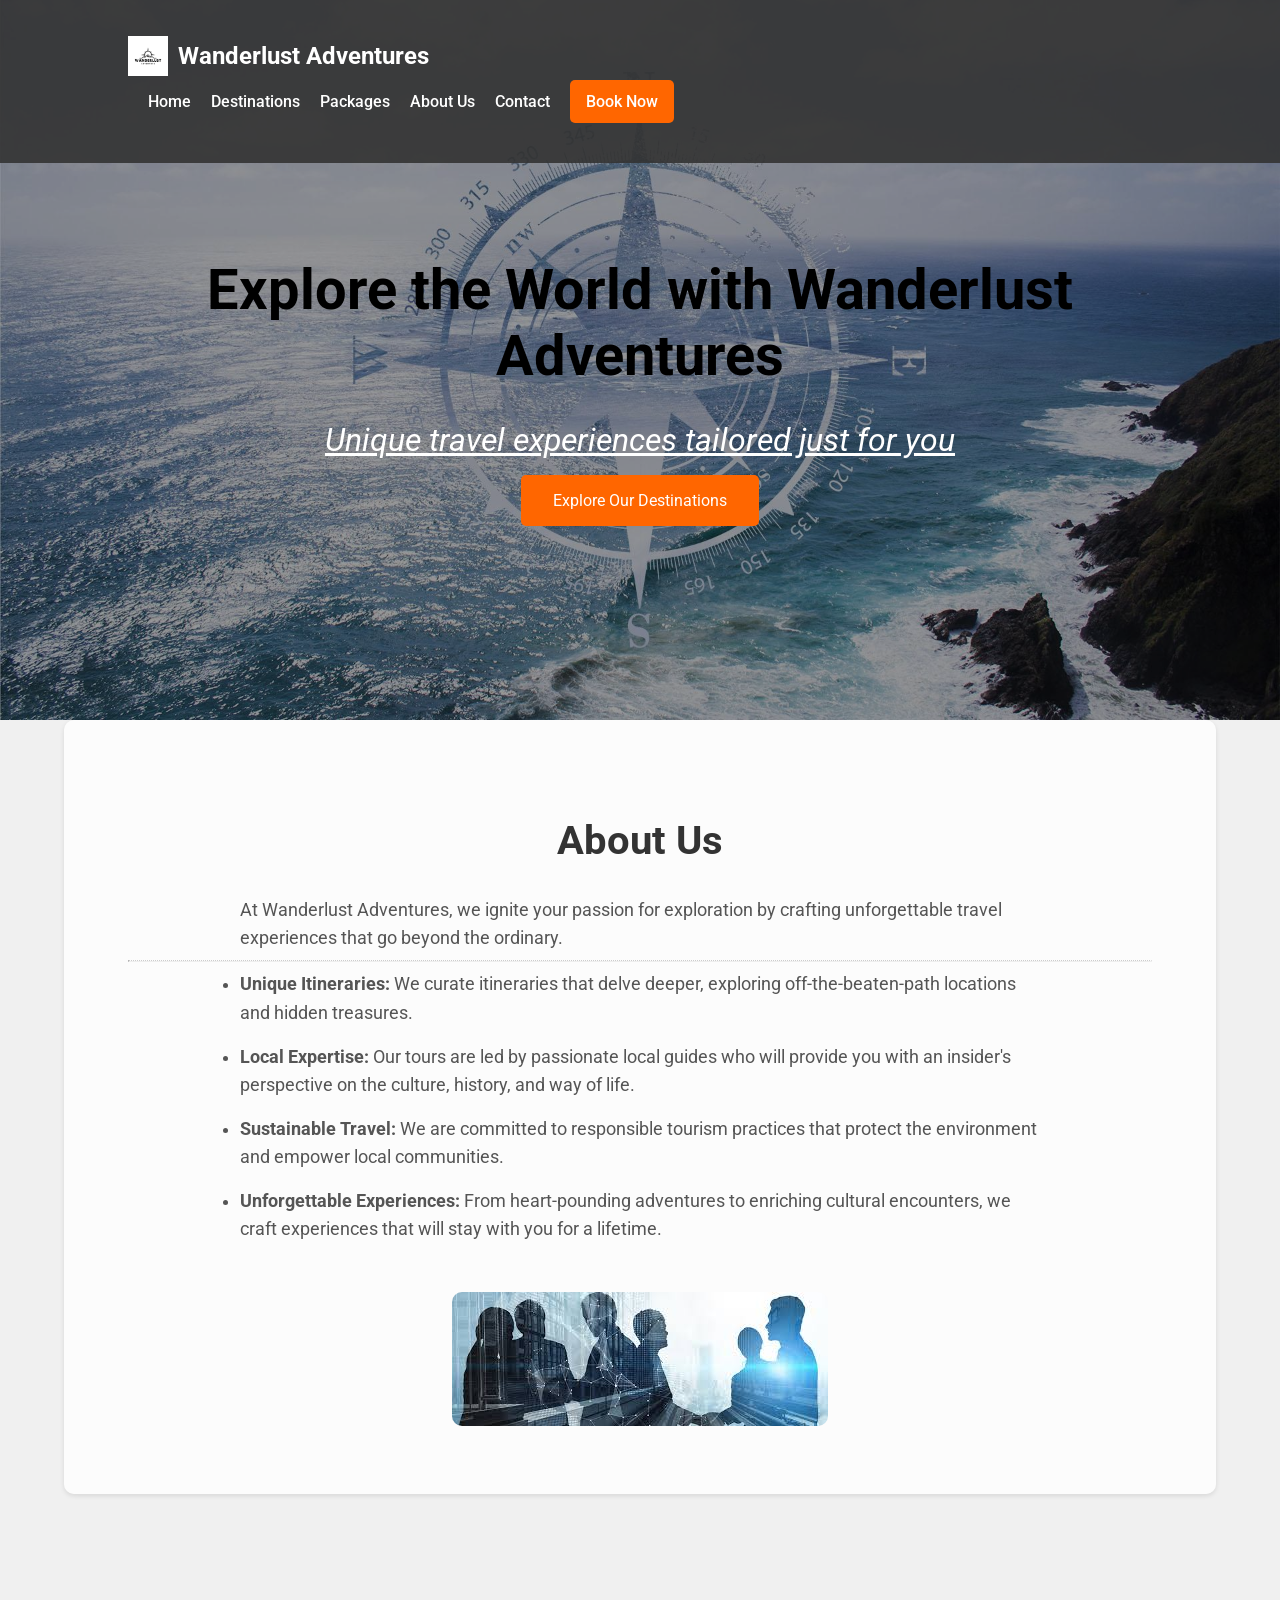
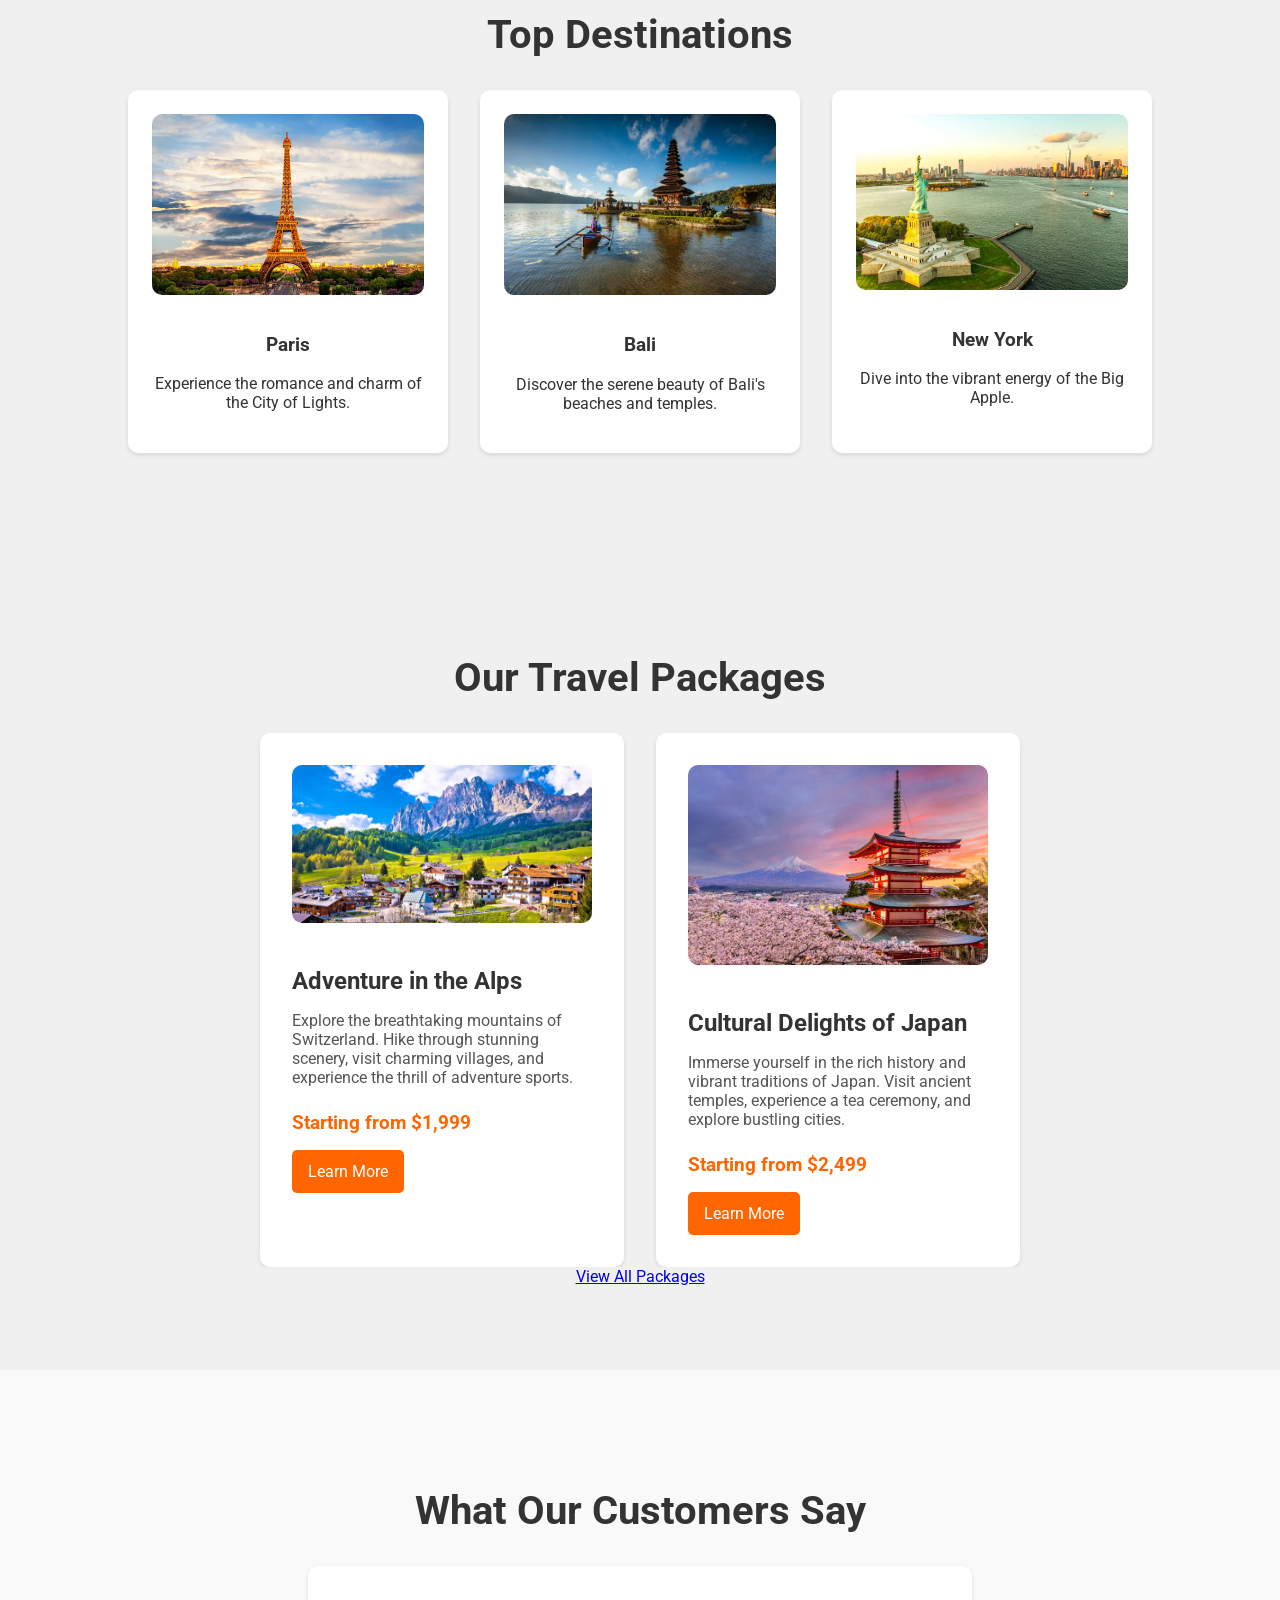
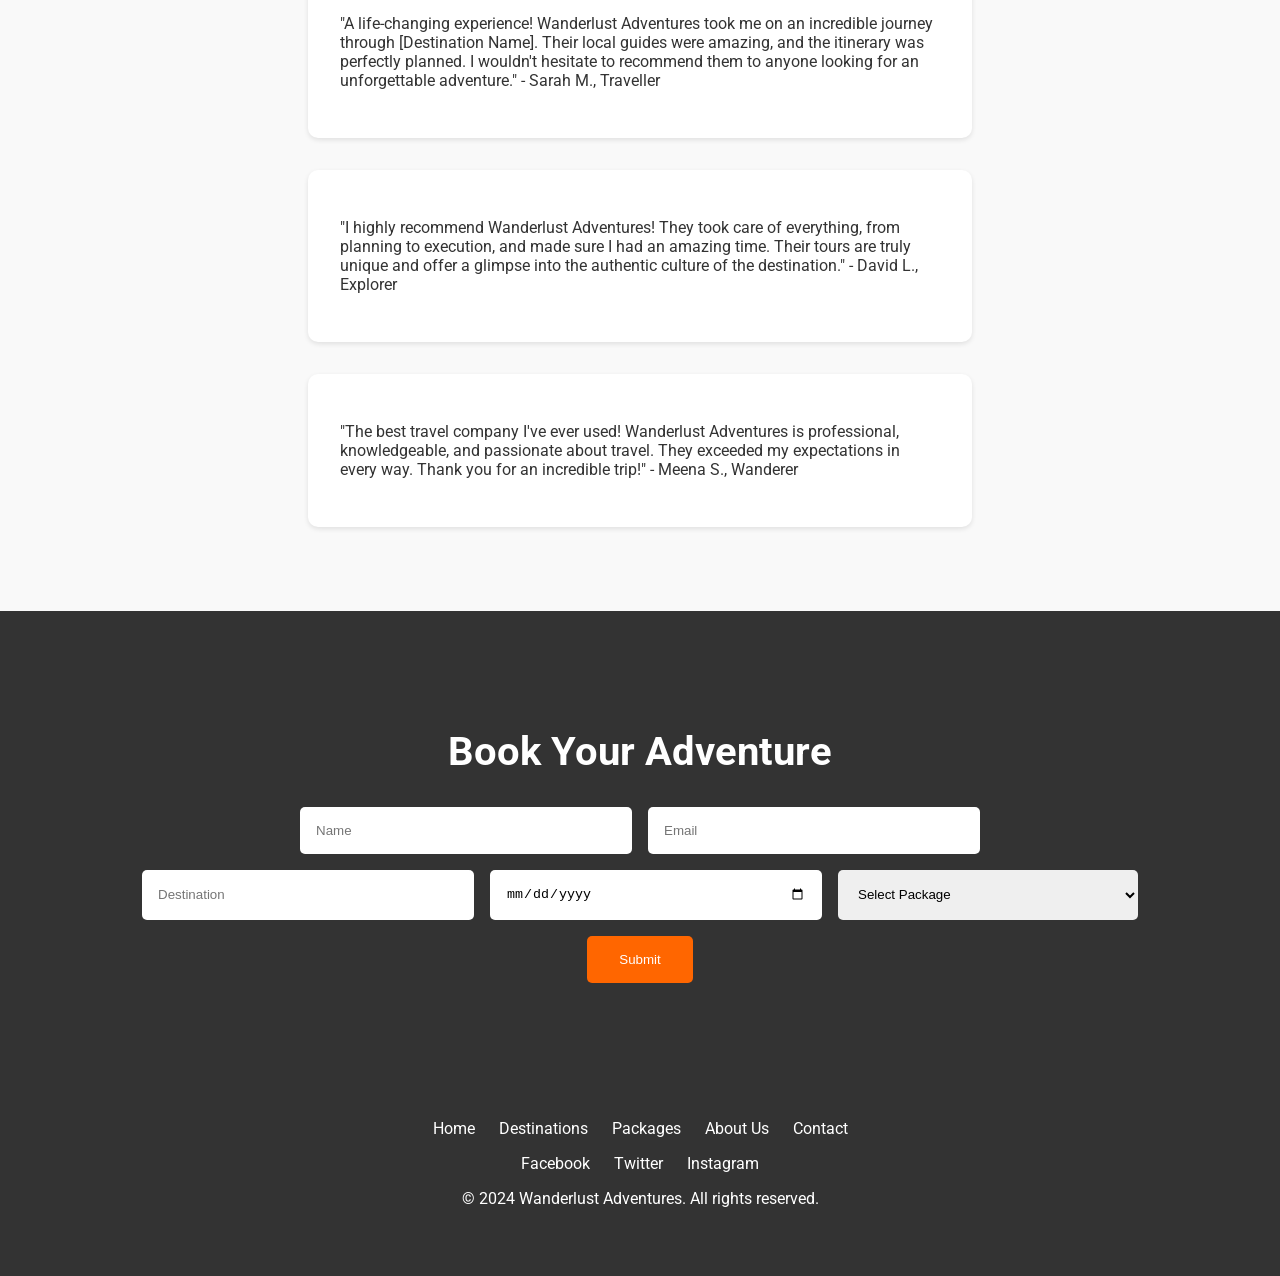
<file: Wanderlust_Adventures-Landing-Page-HTML-CSS-main/index.html>
<!DOCTYPE html>
<html lang="en">
<head>
    <meta charset="UTF-8">
    <meta name="viewport" content="width=device-width, initial-scale=1.0">
    <title>Wanderlust Adventures</title>
    <link rel="stylesheet" href="styles.css">
    <link href="https://fonts.googleapis.com/css2?family=Roboto:wght@400;500;700&display=swap" rel="stylesheet">
</head>
<body>
    <header>
        <div class="container">
            <div class="logo">
                <img src="Images/logo.jpg" alt="Wanderlust Adventures Logo">
                Wanderlust Adventures
            </div>
            <nav>
                <ul>
                    <li><a href="index.html">Home</a></li>
                    <li><a href="destinations.html">Destinations</a></li>
                    <li><a href="packages.html">Packages</a></li>
                    <li><a href="aboutus.html">About Us</a></li>
                    <li><a href="contact.html">Contact</a></li>
                    <li><a href="packages.html" class="cta">Book Now</a></li>
                </ul>
            </nav>
            </div>
    </header>

    <section class="hero">
        <div class="container">
            <h1><b>Explore the World with Wanderlust Adventures</b></h1>
            <p><u><i>Unique travel experiences tailored just for you</i></u></p>
            <a href="destinations.html" class="cta">Explore Our Destinations</a>
        </div>
    </section>

    <section class="aboutUS">
        <div class="container">
            <h2>About Us</h2>
            <p>At Wanderlust Adventures, we ignite your passion for exploration by crafting unforgettable travel experiences that go beyond the ordinary.</p>
            <hr style="border-top: 1px dotted #ccc;">
            <ul>
                <li><strong>Unique Itineraries:</strong> We curate itineraries that delve deeper, exploring off-the-beaten-path locations and hidden treasures.</li>
                <li><strong>Local Expertise:</strong> Our tours are led by passionate local guides who will provide you with an insider's perspective on the culture, history, and way of life.</li>
                <li><strong>Sustainable Travel:</strong> We are committed to responsible tourism practices that protect the environment and empower local communities.</li>
                <li><strong>Unforgettable Experiences:</strong> From heart-pounding adventures to enriching cultural encounters, we craft experiences that will stay with you for a lifetime.</li>
            </ul>
            <img src="Images/aboutUS.jpeg" alt="About Us Image">
        </div>
    </section>

    <section class="featured-destinations">
        <div class="container">
            <h2>Top Destinations</h2>
            <div class="destinations-grid">
                <div class="destination">
                    <a href="#"><img src="Images/paris.jpg" alt="Paris"></a>
                    <h3>Paris</h3>
                    <p>Experience the romance and charm of the City of Lights.</p>
                </div>
                <div class="destination">
                    <a href="#"><img src="Images/bali.jpg" alt="Bali"></a>
                    <h3>Bali</h3>
                    <p>Discover the serene beauty of Bali's beaches and temples.</p>
                </div>
                <div class="destination">
                    <a href="#"><img src="Images/nyc.webp" alt="New York"></a>
                    <h3>New York</h3>
                    <p>Dive into the vibrant energy of the Big Apple.</p>
                </div>
            </div>
        </div>
    </section>

    <section class="packages">
        <div class="container">
            <h2>Our Travel Packages</h2>
            <div class="packages-carousel">
                <div class="package-item">
                    <a href="#"><img src="Images/alps.avif" alt="Adventure in the Alps"></a>
                    <h3>Adventure in the Alps</h3>
                    <p>Explore the breathtaking mountains of Switzerland. Hike through stunning scenery, visit charming villages, and experience the thrill of adventure sports.</p>
                    <span class="price">Starting from $1,999</span>
                    <a href="#" class="btn">Learn More</a>
                </div>
                <div class="package-item">
                    <a href="#"><img src="Images/japan.jpg" alt="Cultural Delights of Japan"></a>
                    <h3>Cultural Delights of Japan</h3>
                    <p>Immerse yourself in the rich history and vibrant traditions of Japan. Visit ancient temples, experience a tea ceremony, and explore bustling cities.</p>
                    <span class="price">Starting from $2,499</span>
                    <a href="#" class="btn">Learn More</a>
                </div>
            </div>
            <a href="#" class="cta">View All Packages</a>
        </div>
    </section>

    <section class="testimonials">
        <div class="container">
            <h2>What Our Customers Say</h2>
            <div class="testimonials-carousel">
                <div class="testimonial">
                    <p>"A life-changing experience! Wanderlust Adventures took me on an incredible journey through [Destination Name]. Their local guides were amazing, and the itinerary was perfectly planned. I wouldn't hesitate to recommend them to anyone looking for an unforgettable adventure." - Sarah M., Traveller</p>
                </div>
                <div class="testimonial">
                    <p>"I highly recommend Wanderlust Adventures! They took care of everything, from planning to execution, and made sure I had an amazing time. Their tours are truly unique and offer a glimpse into the authentic culture of the destination." - David L., Explorer</p>
                </div>
                <div class="testimonial">
                    <p>"The best travel company I've ever used! Wanderlust Adventures is professional, knowledgeable, and passionate about travel. They exceeded my expectations in every way. Thank you for an incredible trip!" - Meena S., Wanderer</p>
                </div>
            </div>
        </div>
    </section>

    <section class="booking">
        <div class="container">
            <h2>Book Your Adventure</h2>
            <form>
                <input type="text" placeholder="Name" required>
                <input type="email" placeholder="Email" required>
                <input type="text" placeholder="Destination" required>
                <input type="date" placeholder="Travel Dates" required>
                <select required>
                    <option value="">Select Package</option>
                    <option value="adventure">Adventure Package</option>
                    <option value="relaxation">Relaxation Package</option>
                    <option value="cultural">Cultural Package</option>
                </select>
                <button type="submit" class="cta">Submit</button>
            </form>
        </div>
    </section>

    <footer>
        <div class="container">
            <div class="footer-links">
                <a href="#">Home</a>
                <a href="#">Destinations</a>
                <a href="#">Packages</a>
                <a href="#">About Us</a>
                <a href="#">Contact</a>
            </div>
            <div class="social-media">
                <a href="#">Facebook</a>
                <a href="#">Twitter</a>
                <a href="#">Instagram</a>
            </div>
            <p>© 2024 Wanderlust Adventures. All rights reserved.</p>
        </div>
    </footer>

    <!-- <script src="scripts.js"></script> -->
</body>
</html>
</file>
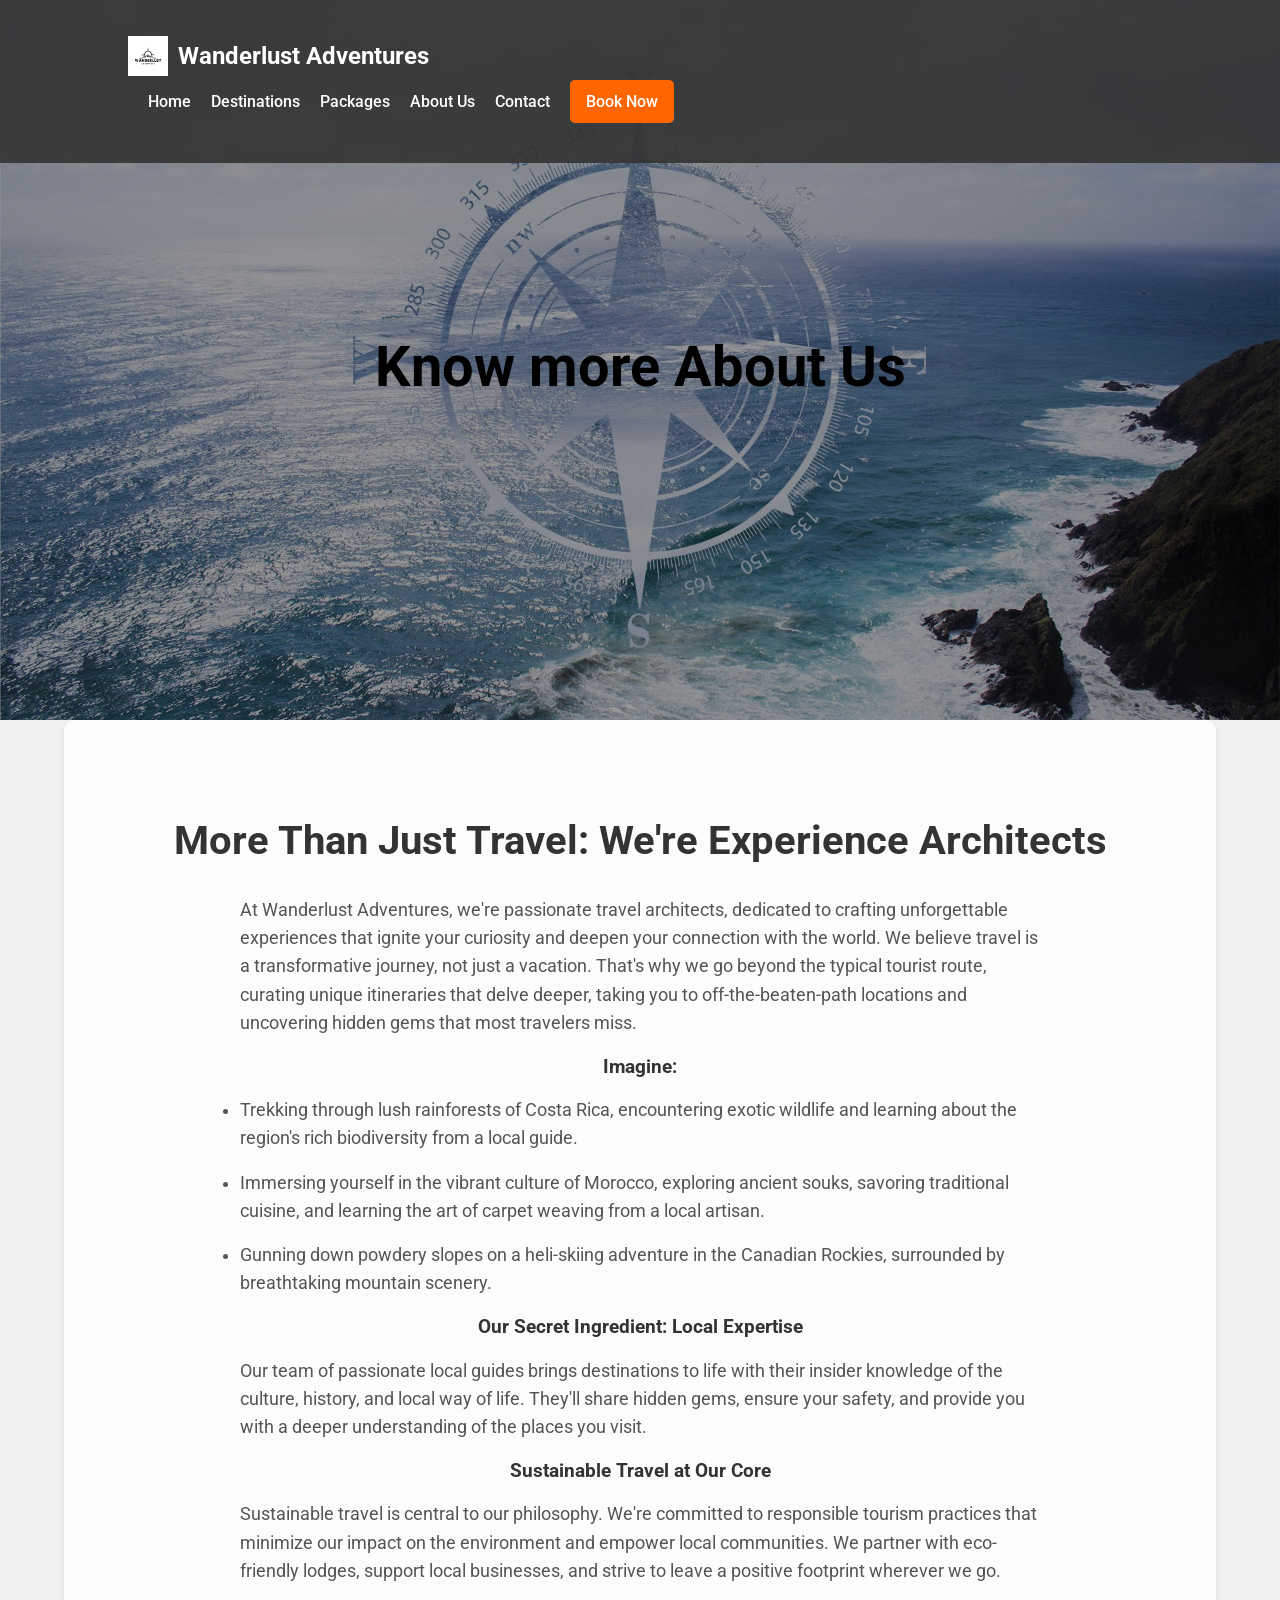
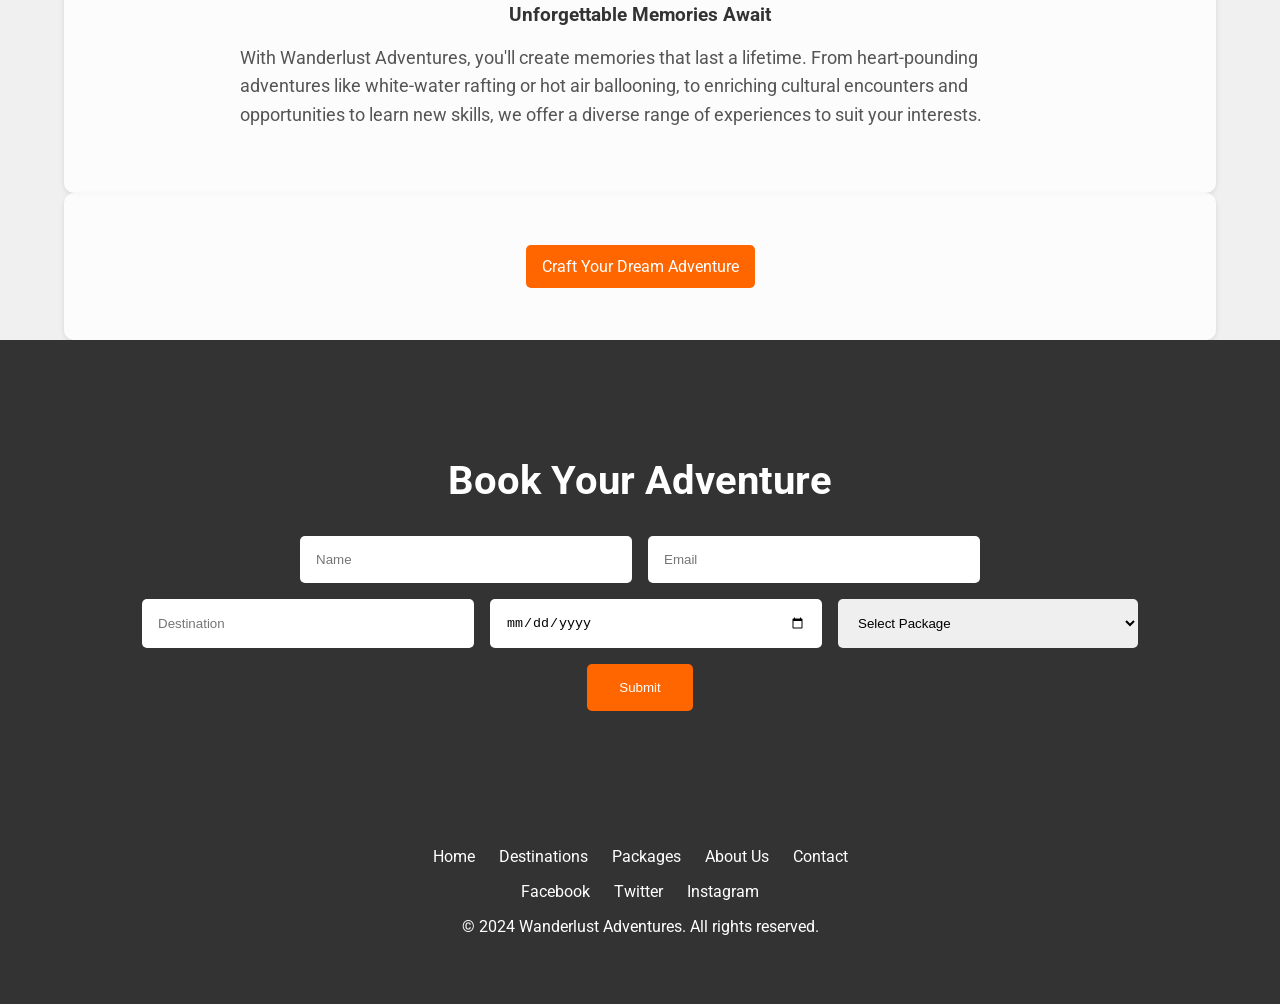
<file: Wanderlust_Adventures-Landing-Page-HTML-CSS-main/aboutus.html>
<!DOCTYPE html>
<html lang="en">
<head>
  <meta charset="UTF-8">
  <meta name="viewport" content="width=device-width, initial-scale=1.0">
  <meta name="viewport" content="width=device-width, initial-scale=1.0">

  <title>About Us - Wanderlust Adventures</title>
  <link rel="stylesheet" href="styles.css">
</head>
<body>
  <header>
    <div class="container">
      <div class="logo">
        <img src="Images/logo.jpg" alt="Wanderlust Adventures Logo">
        Wanderlust Adventures
      </div>
      <nav>
        <ul>
          <li><a href="index.html">Home</a></li>
          <li><a href="destinations.html">Destinations</a></li>
          <li><a href="packages.html">Packages</a></li>
          <li><a href="aboutus.html">About Us</a></li>
          <li><a href="contact.html">Contact</a></li>
          <li><a href="packages.html" class="cta">Book Now</a></li>
        </ul>
      </nav>
    </div>
  </header>

  <section class="hero">
    <div class="container">
        <h1>Know more About Us</h1>
        <p></p>
    </div>
</section>

  <section class="aboutUS">
    <div class="container">
      <h2>More Than Just Travel: We're Experience Architects</h2>
      <p>At Wanderlust Adventures, we're passionate travel architects, dedicated to crafting unforgettable experiences that ignite your curiosity and deepen your connection with the world. We believe travel is a transformative journey, not just a vacation. That's why we go beyond the typical tourist route, curating unique itineraries that delve deeper, taking you to off-the-beaten-path locations and uncovering hidden gems that most travelers miss.</p>

      <h3>Imagine:</h3>
      <ul class="experiences">
        <li>Trekking through lush rainforests of Costa Rica, encountering exotic wildlife and learning about the region's rich biodiversity from a local guide.</li>
        <li>Immersing yourself in the vibrant culture of Morocco, exploring ancient souks, savoring traditional cuisine, and learning the art of carpet weaving from a local artisan.</li>
        <li>Gunning down powdery slopes on a heli-skiing adventure in the Canadian Rockies, surrounded by breathtaking mountain scenery.</li>
      </ul>

      <h3>Our Secret Ingredient: Local Expertise</h3>
      <p>Our team of passionate local guides brings destinations to life with their insider knowledge of the culture, history, and local way of life. They'll share hidden gems, ensure your safety, and provide you with a deeper understanding of the places you visit.</p>

      <h3>Sustainable Travel at Our Core</h3>
      <p>Sustainable travel is central to our philosophy. We're committed to responsible tourism practices that minimize our impact on the environment and empower local communities. We partner with eco-friendly lodges, support local businesses, and strive to leave a positive footprint wherever we go.</p>

      <h3>Unforgettable Memories Await</h3>
      <p>With Wanderlust Adventures, you'll create memories that last a lifetime. From heart-pounding adventures like white-water rafting or hot air ballooning, to enriching cultural encounters and opportunities to learn new skills, we offer a diverse range of experiences to suit your interests.</p>
      </div>
      <div class="container">
      <a href="contact.html" class="cta">Craft Your Dream Adventure</a>
    </div>
  </section>
  <section class="booking">
    <div class="container">
        <h2>Book Your Adventure</h2>
        <form>
            <input type="text" placeholder="Name" required>
            <input type="email" placeholder="Email" required>
            <input type="text" placeholder="Destination" required>
            <input type="date" placeholder="Travel Dates" required>
            <select required>
                <option value="">Select Package</option>
                <option value="adventure">Adventure Package</option>
                <option value="relaxation">Relaxation Package</option>
                <option value="cultural">Cultural Package</option>
            </select>
            <button type="submit" class="cta">Submit</button>
        </form>
    </div>
</section>
  <footer>
    <div class="container">
        <div class="footer-links">
            <a href="index.html">Home</a>
            <a href="destinations.html">Destinations</a>
            <a href="packages.html">Packages</a>
            <a href="aboutus.html">About Us</a>
            <a href="contact.html">Contact</a>
        </div>
        <div class="social-media">
            <a href="#">Facebook</a>
            <a href="#">Twitter</a>
            <a href="#">Instagram</a>
        </div>
        <p>© 2024 Wanderlust Adventures. All rights reserved.</p>
    </div>
</footer>
</body>
</html>
</file>
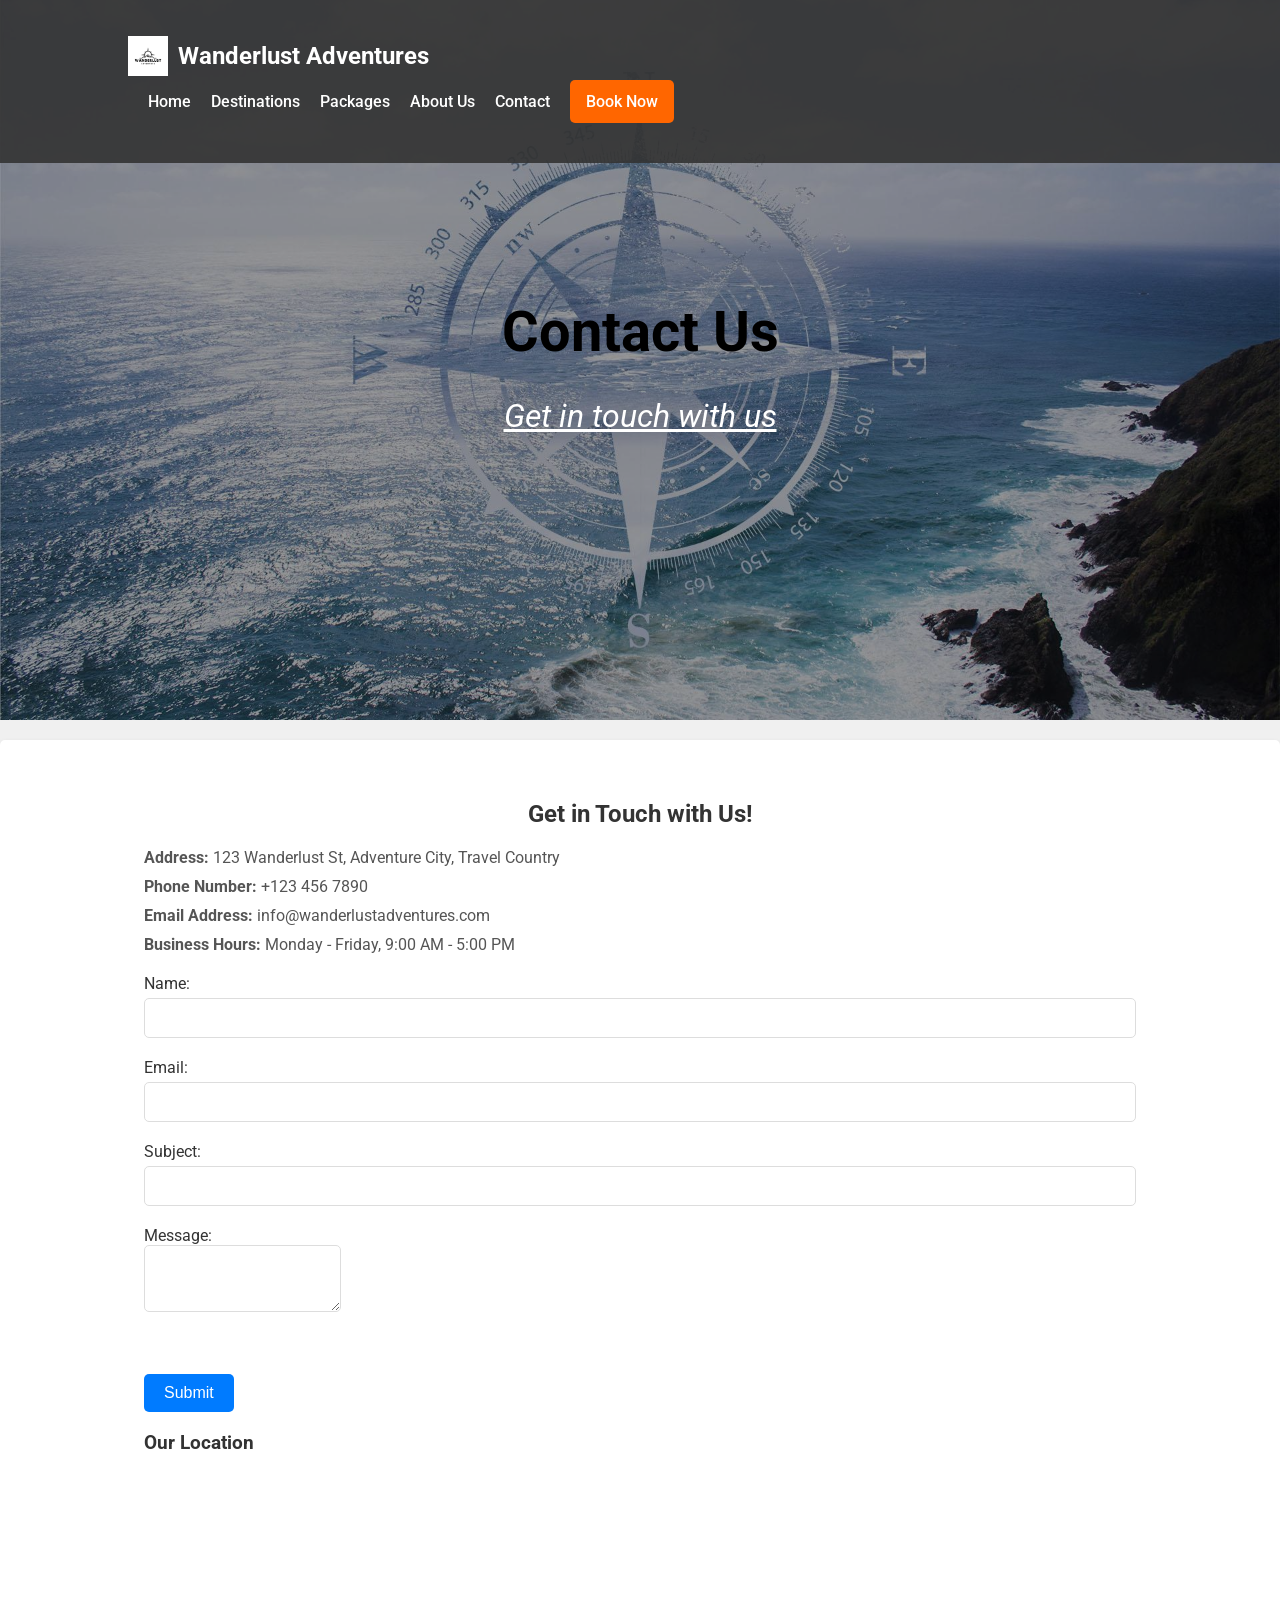
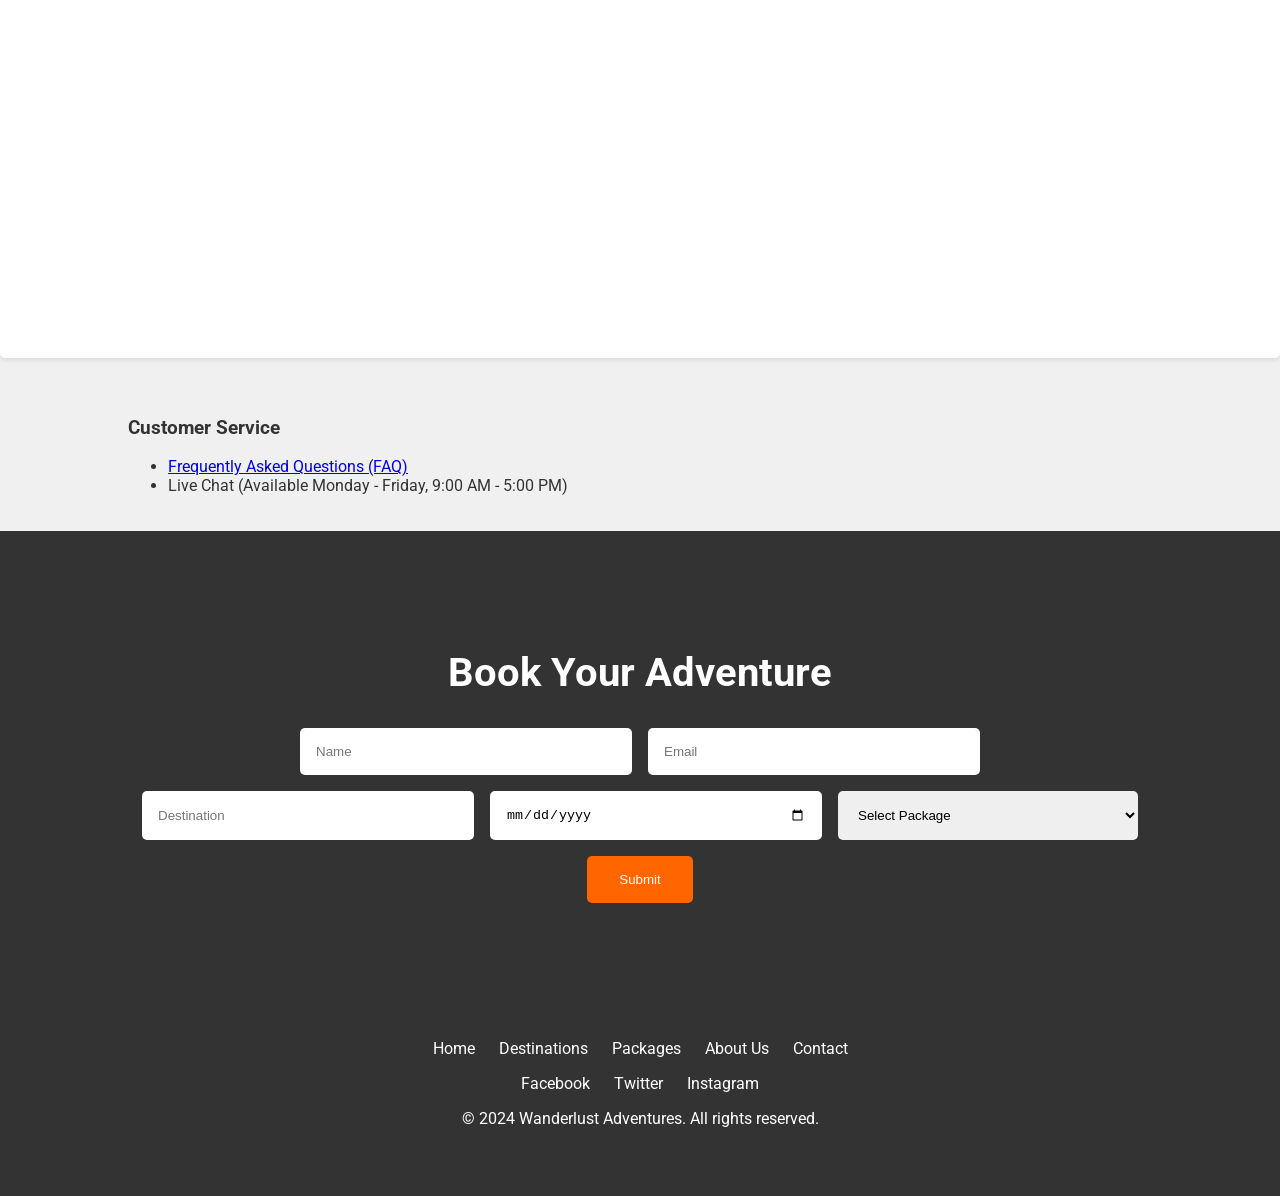
<file: Wanderlust_Adventures-Landing-Page-HTML-CSS-main/contact.html>
<!DOCTYPE html>
<html lang="en">
<head>
    <meta charset="UTF-8">
    <meta name="viewport" content="width=device-width, initial-scale=1.0">
    <title>Destinations - Wanderlust Adventures</title>
    <link rel="stylesheet" href="styles.css">
</head>
<body>
    <header>
        <div class="container">
            <div class="logo">
                <img src="Images/logo.jpg" alt="Wanderlust Adventures Logo">
                Wanderlust Adventures
            </div>
            <nav>
                <ul>
                  <li><a href="index.html">Home</a></li>
                  <li><a href="destinations.html">Destinations</a></li>
                  <li><a href="packages.html">Packages</a></li>
                  <li><a href="aboutus.html">About Us</a></li>
                  <li><a href="contact.html">Contact</a></li>
                  <li><a href="packages.html" class="cta">Book Now</a></li>
                </ul>
              </nav>
            </div>
    </header>
    <section class="hero">
        <div class="container">
            <h1><b>Contact Us</b></h1>
            <p><u><i>Get in touch with us</i></u></p>
        </div>
    </section>

    <main>
        <section class="contact">
            <div class="container">
                <h2>Get in Touch with Us!</h2>
                <div class="contact-info">
                    <p><strong>Address:</strong> 123 Wanderlust St, Adventure City, Travel Country</p>
                    <p><strong>Phone Number:</strong> +123 456 7890</p>
                    <p><strong>Email Address:</strong> info@wanderlustadventures.com</p>
                    <p><strong>Business Hours:</strong> Monday - Friday, 9:00 AM - 5:00 PM</p>
                </div>
                <div class="contact-form">
                    <form action="submit_form.php" method="post">
                        <label for="name">Name:</label>
                        <input type="text" id="name" name="name" required>
                        
                        <label for="email">Email:</label>
                        <input type="email" id="email" name="email" required>
                     
                        <label for="subject">Subject:</label>
                        <input type="text" id="subject" name="subject" required>
                    
                    <div>    
                        <label for="message">Message:<br></label>
                        <textarea id="message" name="message" rows="3" required></textarea>
                    </div>
                    <br/><br/>
                    <div>    
                        <button type="submit">Submit</button>
                    </div>
                    </form>
                </div>
                <div class="map">
                    <h3>Our Location</h3>
                    <iframe src="https://www.google.com/maps/embed?pb=!1m18!1m12!1m3!1d3151.8354345092744!2d144.95373631568095!3d-37.81627974201737!2m3!1f0!2f0!3f0!3m2!1i1024!2i768!4f13.1!3m3!1m2!1s0x6ad642af0f11fd81%3A0xf5772f9f0e5d7ec6!2s123%20Wanderlust%20St%2C%20Adventure%20City%2C%20Travel%20Country!5e0!3m2!1sen!2sus!4v1609484444231!5m2!1sen!2sus" width="600" height="450" frameborder="0" style="border:0;" allowfullscreen="" aria-hidden="false" tabindex="0"></iframe>
                </div>
            </div>
        </section>
        <section class="customer-service">
            <div class="container">
                <h3>Customer Service</h3>
                <ul>
                    <li><a href="faq.html">Frequently Asked Questions (FAQ)</a></li>
                    <li><a>Live Chat</a> (Available Monday - Friday, 9:00 AM - 5:00 PM)</li>
                </ul>
            </div>
        </section>
    </main>
    <section class="booking">
        <div class="container">
            <h2>Book Your Adventure</h2>
            <form>
                <input type="text" placeholder="Name" required>
                <input type="email" placeholder="Email" required>
                <input type="text" placeholder="Destination" required>
                <input type="date" placeholder="Travel Dates" required>
                <select required>
                    <option value="">Select Package</option>
                    <option value="adventure">Adventure Package</option>
                    <option value="relaxation">Relaxation Package</option>
                    <option value="cultural">Cultural Package</option>
                </select>
                <button type="submit" class="cta">Submit</button>
            </form>
        </div>
    </section>
    <footer>
        <div class="container">
            <div class="footer-links">
                <a href="index.html">Home</a>
                <a href="destinations.html">Destinations</a>
                <a href="packages.html">Packages</a>
                <a href="aboutus.html">About Us</a>
                <a href="contact.html">Contact</a>
            </div>
            <div class="social-media">
                <a href="#">Facebook</a>
                <a href="#">Twitter</a>
                <a href="#">Instagram</a>
            </div>
            <p>© 2024 Wanderlust Adventures. All rights reserved.</p>
        </div>
    </footer>
</body>
</html>
</file>
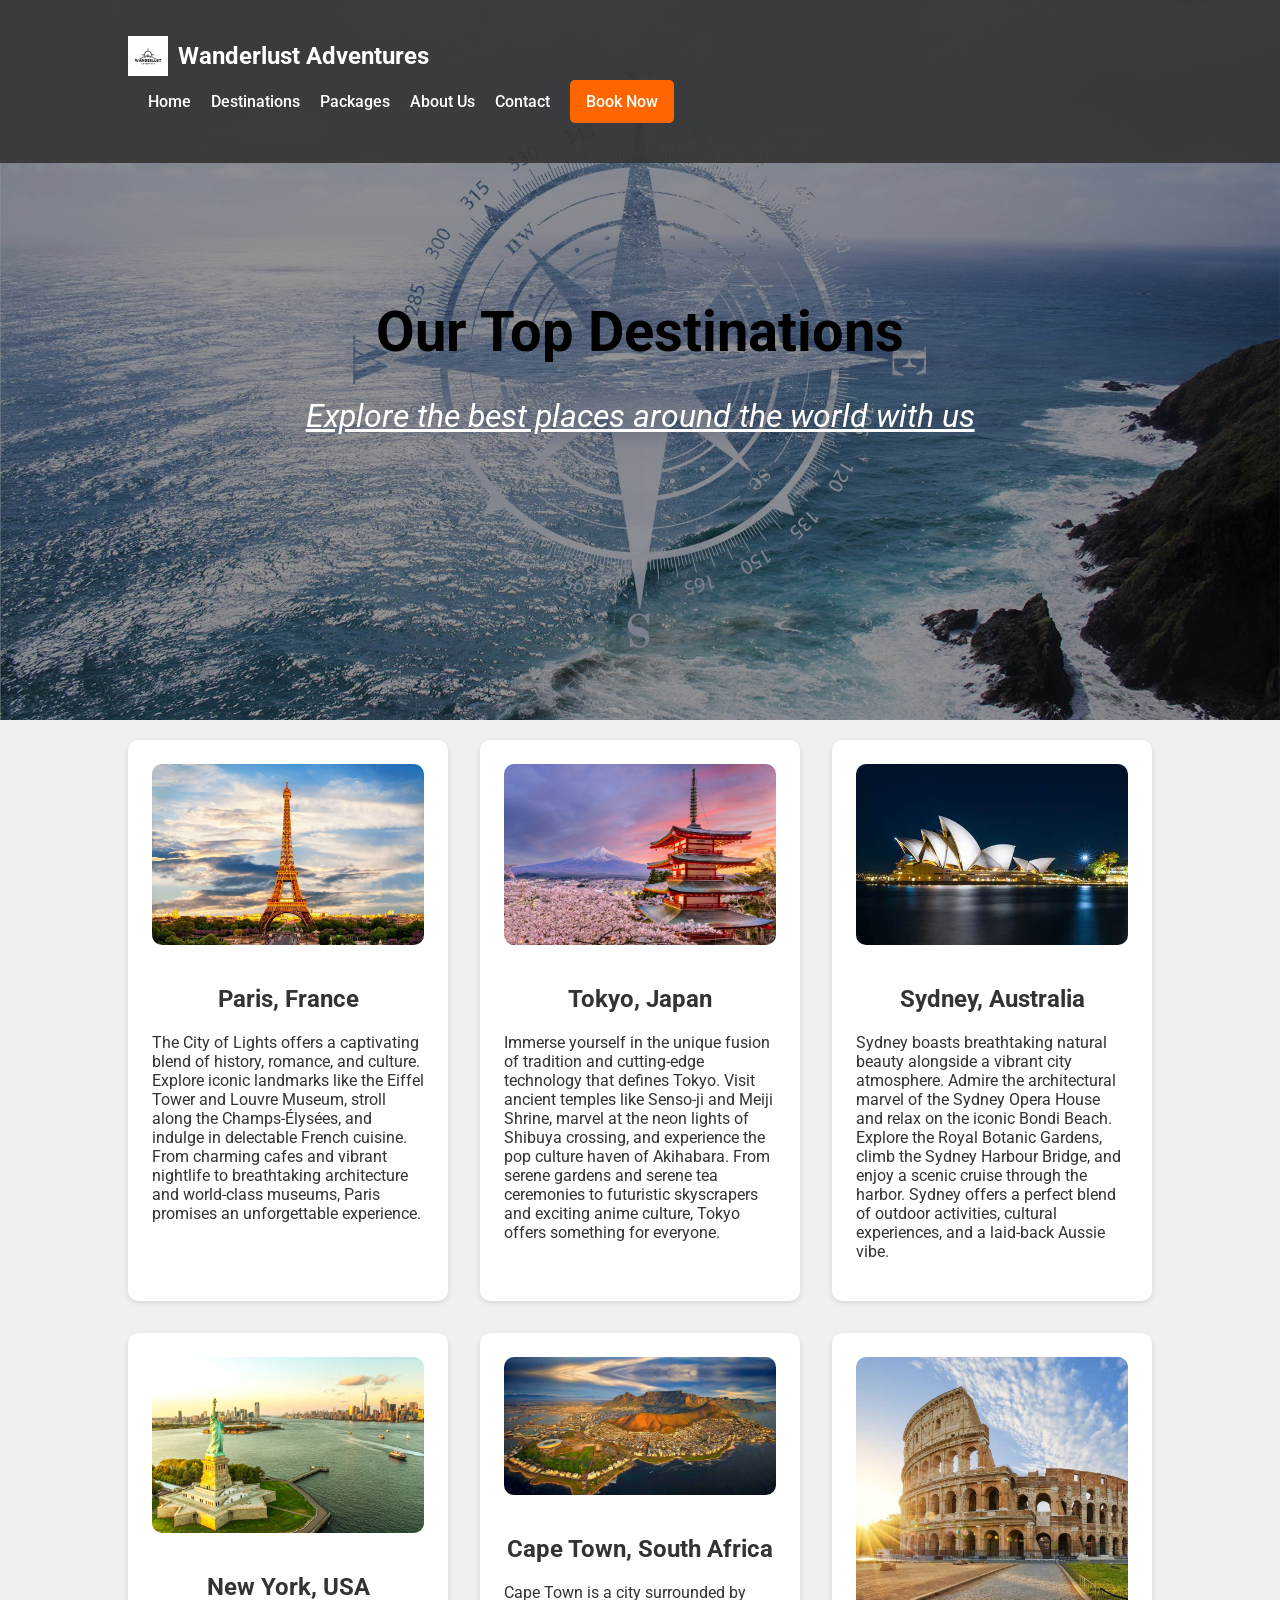
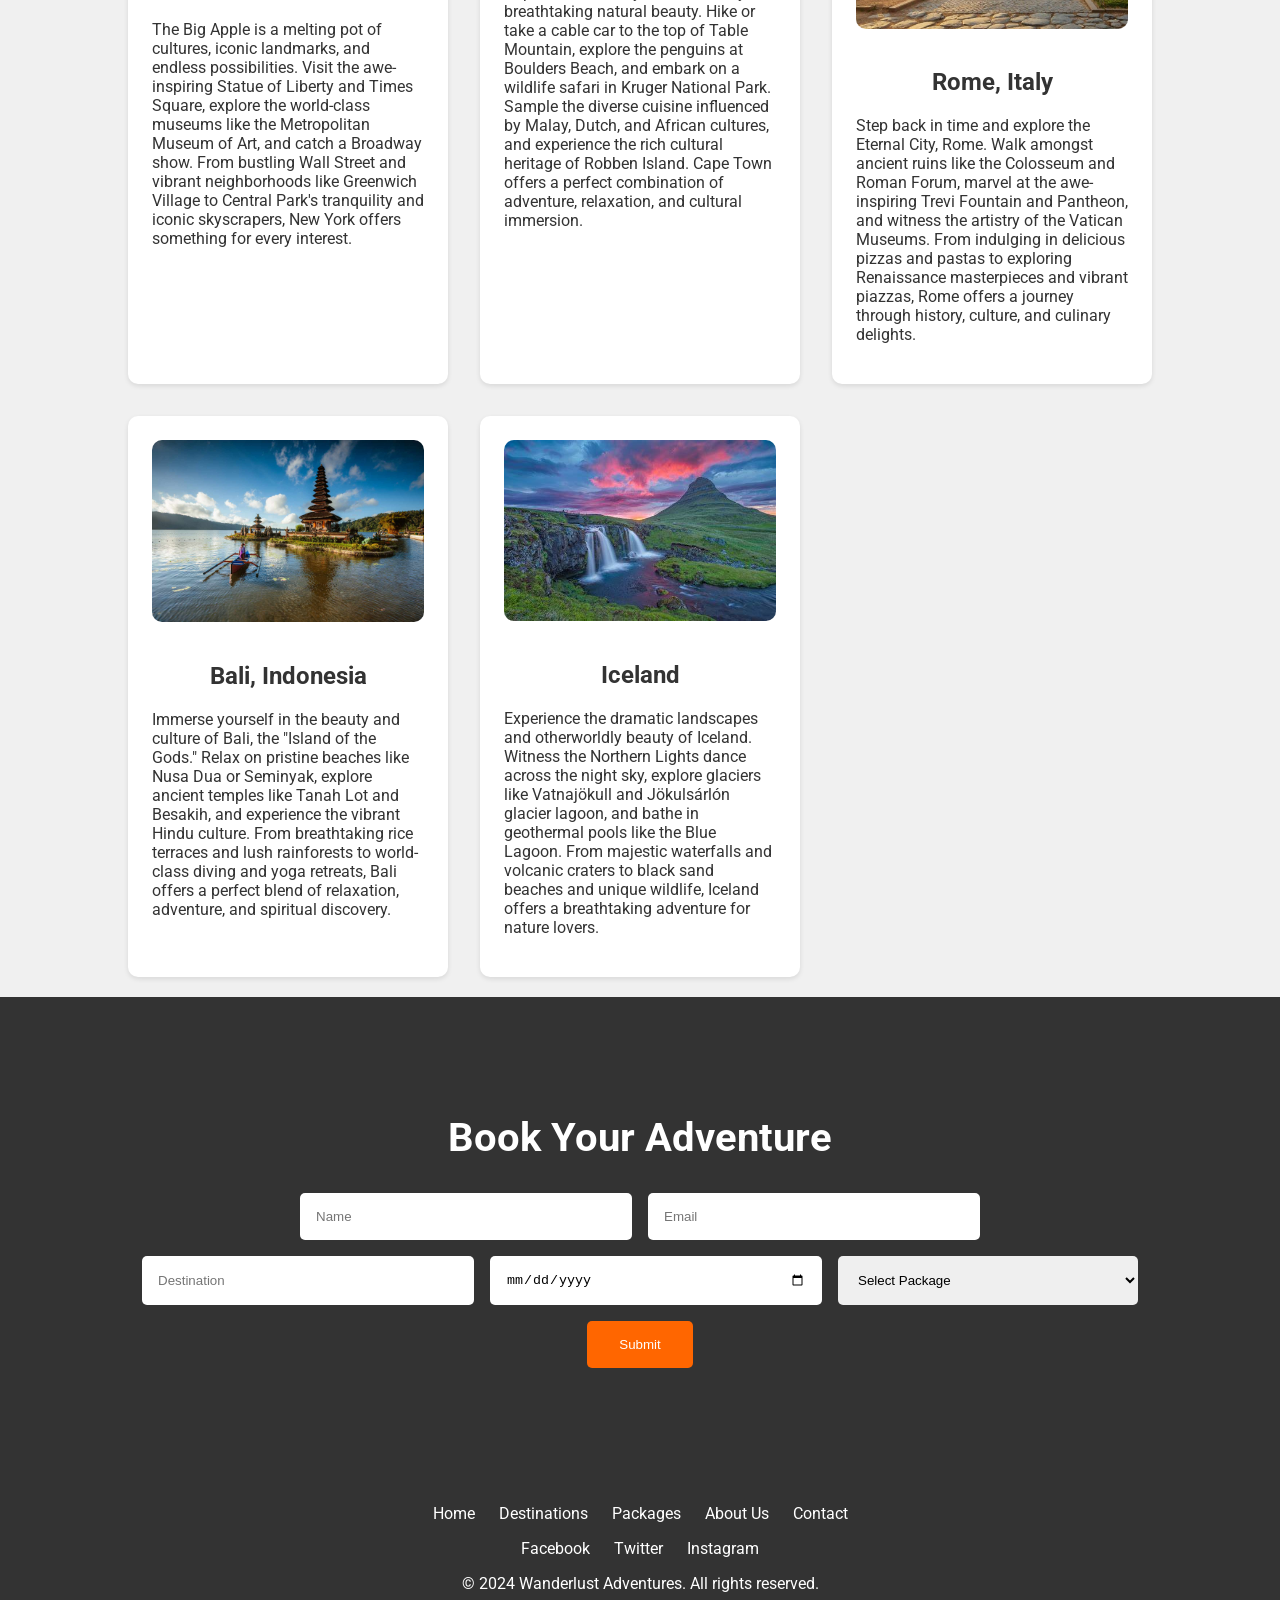
<file: Wanderlust_Adventures-Landing-Page-HTML-CSS-main/destinations.html>
<!DOCTYPE html>
<html lang="en">
<head>
    <meta charset="UTF-8">
    <meta name="viewport" content="width=device-width, initial-scale=1.0">
    <title>Destinations - Wanderlust Adventures</title>
    <link rel="stylesheet" href="styles.css">
</head>
<body>
    <header>
        <div class="container">
            <div class="logo">
                <img src="Images/logo.jpg" alt="Wanderlust Adventures Logo">
                Wanderlust Adventures
            </div>
            <nav>
              <ul>
                <li><a href="index.html">Home</a></li>
                <li><a href="destinations.html">Destinations</a></li>
                <li><a href="packages.html">Packages</a></li>
                <li><a href="aboutus.html">About Us</a></li>
                <li><a href="contact.html">Contact</a></li>
                <li><a href="packages.html" class="cta">Book Now</a></li>
              </ul>
            </nav>
            </div>
    </header>

    <section class="hero">
        <div class="container">
            <h1><b>Our Top Destinations</b></h1>
            <p><u><i>Explore the best places around the world with us</i></u></p>
        </div>
    </section>

    <section class="destinations">
        <div class="container destinations-grid">
          <div class="destination">
            <img src="Images/paris.jpg" alt="Destination 1: Paris">
            <h2>Paris, France</h2>
            <p>The City of Lights offers a captivating blend of history, romance, and culture. Explore iconic landmarks like the Eiffel Tower and Louvre Museum, stroll along the Champs-Élysées, and indulge in delectable French cuisine. From charming cafes and vibrant nightlife to breathtaking architecture and world-class museums, Paris promises an unforgettable experience.</p>
          </div>
          <div class="destination">
            <img src="Images/japan.jpg" alt="Destination 2: Japan">
            <h2>Tokyo, Japan</h2>
            <p>Immerse yourself in the unique fusion of tradition and cutting-edge technology that defines Tokyo. Visit ancient temples like Senso-ji and Meiji Shrine, marvel at the neon lights of Shibuya crossing, and experience the pop culture haven of Akihabara. From serene gardens and serene tea ceremonies to futuristic skyscrapers and exciting anime culture, Tokyo offers something for everyone.</p>
          </div>
          <div class="destination">
            <img src="Images/sydney.jpeg" alt="Destination 3: Sydney">
            <h2>Sydney, Australia</h2>
            <p>Sydney boasts breathtaking natural beauty alongside a vibrant city atmosphere. Admire the architectural marvel of the Sydney Opera House and relax on the iconic Bondi Beach. Explore the Royal Botanic Gardens, climb the Sydney Harbour Bridge, and enjoy a scenic cruise through the harbor. Sydney offers a perfect blend of outdoor activities, cultural experiences, and a laid-back Aussie vibe.</p>
          </div>
          <div class="destination">
            <img src="Images/nyc.webp" alt="Destination 4: New York">
            <h2>New York, USA</h2>
            <p>The Big Apple is a melting pot of cultures, iconic landmarks, and endless possibilities. Visit the awe-inspiring Statue of Liberty and Times Square, explore the world-class museums like the Metropolitan Museum of Art, and catch a Broadway show. From bustling Wall Street and vibrant neighborhoods like Greenwich Village to Central Park's tranquility and iconic skyscrapers, New York offers something for every interest.</p>
          </div>
          <div class="destination">
            <img src="Images/cape-town-tours.jpg" alt="Destination 5: Cape Town">
            <h2>Cape Town, South Africa</h2>
            <p>Cape Town is a city surrounded by breathtaking natural beauty. Hike or take a cable car to the top of Table Mountain, explore the penguins at Boulders Beach, and embark on a wildlife safari in Kruger National Park. Sample the diverse cuisine influenced by Malay, Dutch, and African cultures, and experience the rich cultural heritage of Robben Island. Cape Town offers a perfect combination of adventure, relaxation, and cultural immersion.</p>
          </div>
          <div class="destination">
            <img src="Images/Rome.jpeg" alt="Destination 6: Rome">
            <h2>Rome, Italy</h2>
            <p>Step back in time and explore the Eternal City, Rome. Walk amongst ancient ruins like the Colosseum and Roman Forum, marvel at the awe-inspiring Trevi Fountain and Pantheon, and witness the artistry of the Vatican Museums. From indulging in delicious pizzas and pastas to exploring Renaissance masterpieces and vibrant piazzas, Rome offers a journey through history, culture, and culinary delights.</p>
          </div>
          <div class="destination">
            <img src="Images/bali.jpg" alt="Destination 7: Bali">
            <h2>Bali, Indonesia</h2>
            <p>Immerse yourself in the beauty and culture of Bali, the "Island of the Gods." Relax on pristine beaches like Nusa Dua or Seminyak, explore ancient temples like Tanah Lot and Besakih, and experience the vibrant Hindu culture. From breathtaking rice terraces and lush rainforests to world-class diving and yoga retreats, Bali offers a perfect blend of relaxation, adventure, and spiritual discovery.</p>
          </div>
          <div class="destination">
            <img src="Images/iceland.jpeg" alt="Destination 8: Iceland">
            <h2>Iceland</h2>
            <p>Experience the dramatic landscapes and otherworldly beauty of Iceland. Witness the Northern Lights dance across the night sky, explore glaciers like Vatnajökull and Jökulsárlón glacier lagoon, and bathe in geothermal pools like the Blue Lagoon. From majestic waterfalls and volcanic craters to black sand beaches and unique wildlife, Iceland offers a breathtaking adventure for nature lovers.</p>
          </div>
         
        </div>
      </section>
      
      <section class="booking">
        <div class="container">
            <h2>Book Your Adventure</h2>
            <form>
                <input type="text" placeholder="Name" required>
                <input type="email" placeholder="Email" required>
                <input type="text" placeholder="Destination" required>
                <input type="date" placeholder="Travel Dates" required>
                <select required>
                    <option value="">Select Package</option>
                    <option value="adventure">Adventure Package</option>
                    <option value="relaxation">Relaxation Package</option>
                    <option value="cultural">Cultural Package</option>
                </select>
                <button type="submit" class="cta">Submit</button>
            </form>
        </div>
    </section>
    <footer>
        <div class="container">
            <div class="footer-links">
                <a href="index.html">Home</a>
                <a href="destinations.html">Destinations</a>
                <a href="packages.html">Packages</a>
                <a href="aboutus.html">About Us</a>
                <a href="contact.html">Contact</a>
            </div>
            <div class="social-media">
                <a href="#">Facebook</a>
                <a href="#">Twitter</a>
                <a href="#">Instagram</a>
            </div>
            <p>© 2024 Wanderlust Adventures. All rights reserved.</p>
        </div>
    </footer>
</body>
</html>
</file>
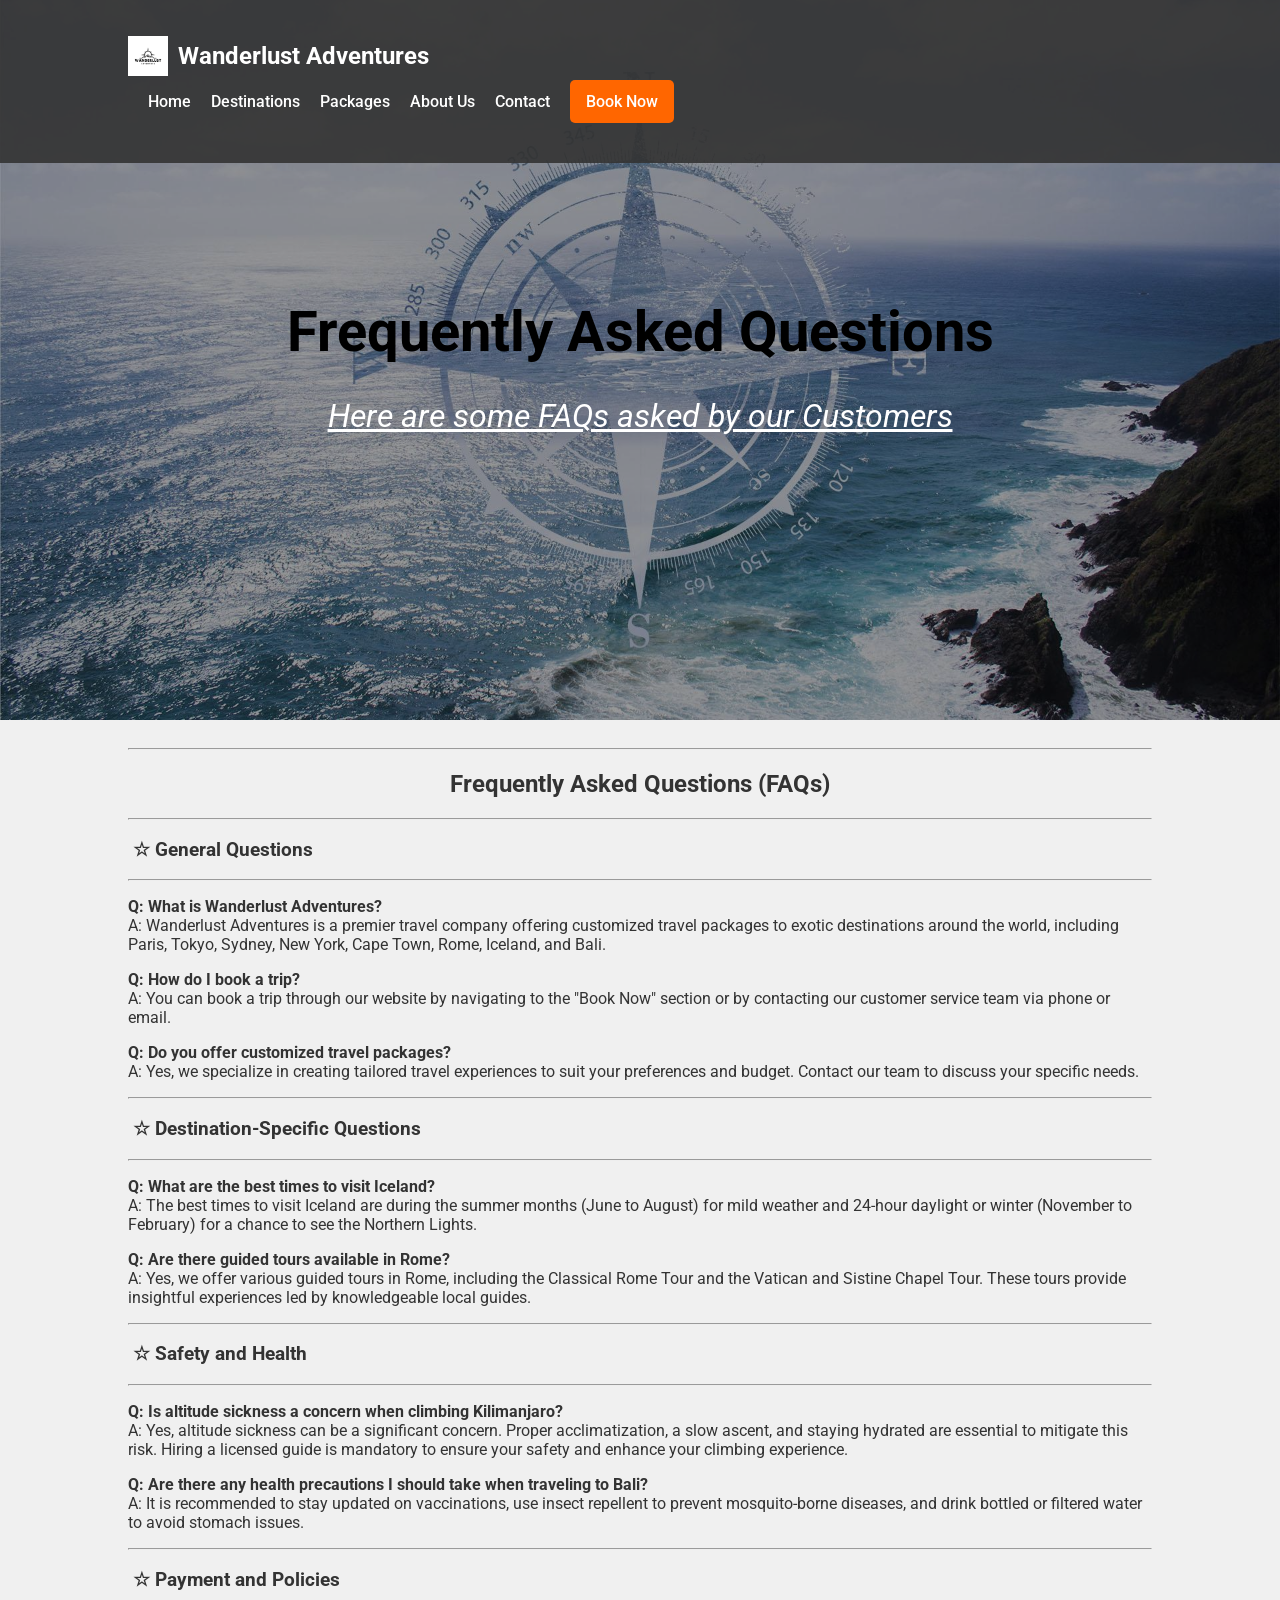
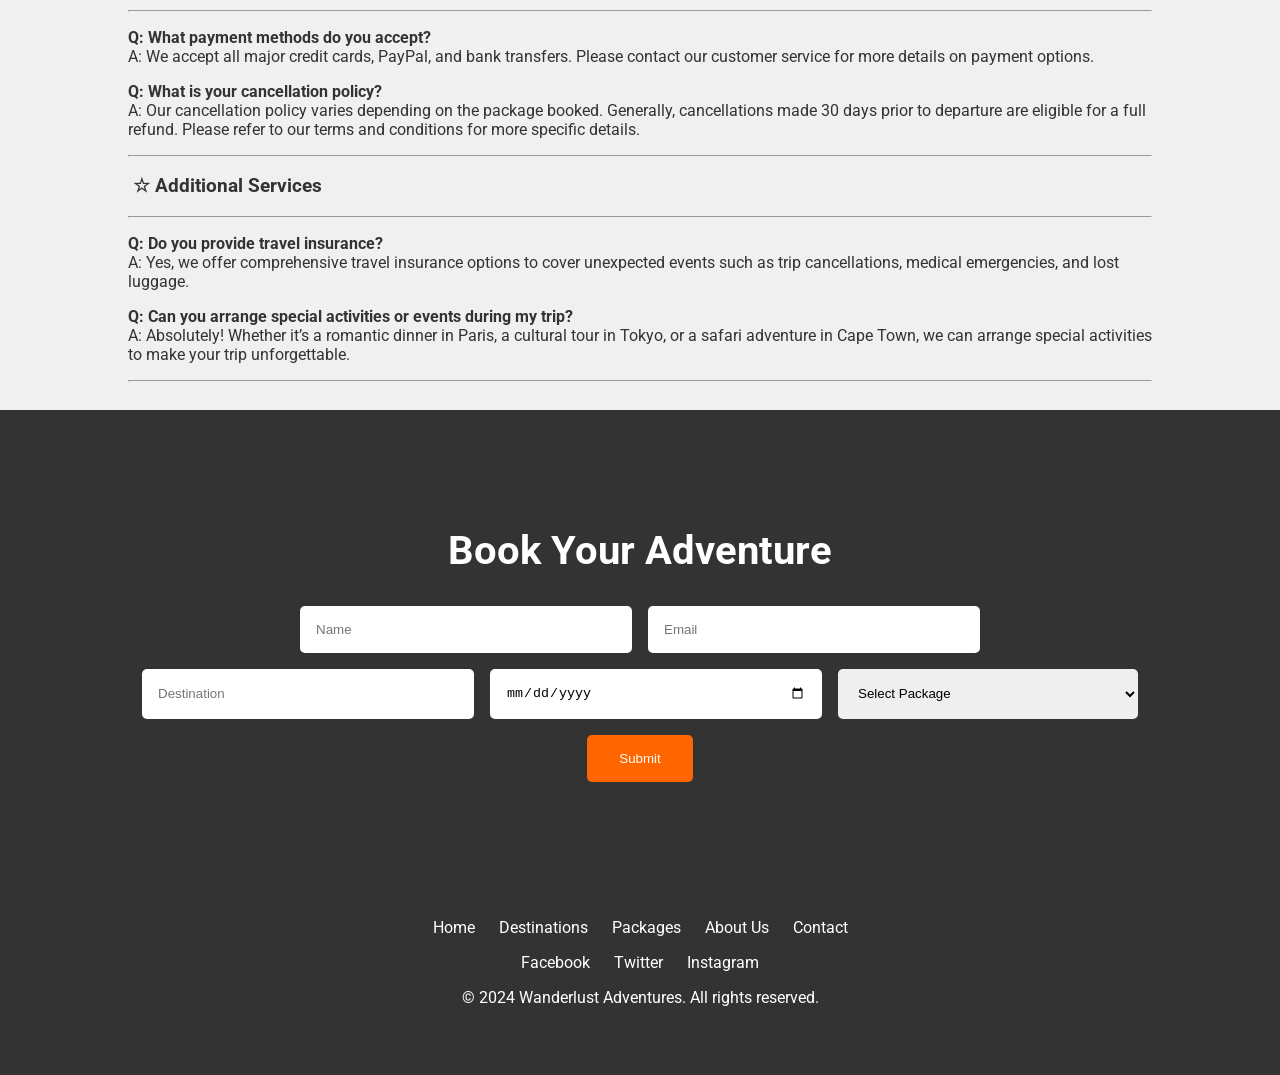
<file: Wanderlust_Adventures-Landing-Page-HTML-CSS-main/faq.html>
<!DOCTYPE html>
<html lang="en">
<head>
    <meta charset="UTF-8">
    <meta name="viewport" content="width=device-width, initial-scale=1.0">
    <title>Destinations - Wanderlust Adventures</title>
    <link rel="stylesheet" href="styles.css">
</head>
<body>
    <header>
        <div class="container">
            <div class="logo">
                <img src="Images/logo.jpg" alt="Wanderlust Adventures Logo">
                Wanderlust Adventures
            </div>
            <nav>
                <ul>
                  <li><a href="index.html">Home</a></li>
                  <li><a href="destinations.html">Destinations</a></li>
                  <li><a href="packages.html">Packages</a></li>
                  <li><a href="aboutus.html">About Us</a></li>
                  <li><a href="contact.html">Contact</a></li>
                  <li><a href="packages.html" class="cta">Book Now</a></li>
                </ul>
              </nav>
            </div>
    </header>
    <section class="hero">
        <div class="container">
            <h1><b>Frequently Asked Questions</b></h1>
            <p><u><i>Here are some FAQs asked by our Customers</i></u></p>
        </div>
    </section>

<div class="faqs">
    <section class="faqs">
        <div class="container">
            <hr>
            <h2>Frequently Asked Questions (FAQs)</h2>
            <hr>
            <h3>&nbsp;&star;&nbsp;General Questions</h3>
            <hr>
            <p><strong>Q: What is Wanderlust Adventures?</strong><br>
            A: Wanderlust Adventures is a premier travel company offering customized travel packages to exotic destinations around the world, including Paris, Tokyo, Sydney, New York, Cape Town, Rome, Iceland, and Bali.</p>

            <p><strong>Q: How do I book a trip?</strong><br>
            A: You can book a trip through our website by navigating to the "Book Now" section or by contacting our customer service team via phone or email.</p>

            <p><strong>Q: Do you offer customized travel packages?</strong><br>
            A: Yes, we specialize in creating tailored travel experiences to suit your preferences and budget. Contact our team to discuss your specific needs.</p>
<hr>
            <h3>&nbsp;&star;&nbsp;Destination-Specific Questions</h3>
            <hr>
            <p><strong>Q: What are the best times to visit Iceland?</strong><br>
            A: The best times to visit Iceland are during the summer months (June to August) for mild weather and 24-hour daylight or winter (November to February) for a chance to see the Northern Lights.</p>

            <p><strong>Q: Are there guided tours available in Rome?</strong><br>
            A: Yes, we offer various guided tours in Rome, including the Classical Rome Tour and the Vatican and Sistine Chapel Tour. These tours provide insightful experiences led by knowledgeable local guides.</p>
<hr>
            <h3>&nbsp;&star;&nbsp;Safety and Health</h3><hr>
            <p><strong>Q: Is altitude sickness a concern when climbing Kilimanjaro?</strong><br>
            A: Yes, altitude sickness can be a significant concern. Proper acclimatization, a slow ascent, and staying hydrated are essential to mitigate this risk. Hiring a licensed guide is mandatory to ensure your safety and enhance your climbing experience.</p>

            <p><strong>Q: Are there any health precautions I should take when traveling to Bali?</strong><br>
            A: It is recommended to stay updated on vaccinations, use insect repellent to prevent mosquito-borne diseases, and drink bottled or filtered water to avoid stomach issues.</p>
<hr>
            <h3>&nbsp;&star;&nbsp;Payment and Policies</h3><hr>
            <p><strong>Q: What payment methods do you accept?</strong><br>
            A: We accept all major credit cards, PayPal, and bank transfers. Please contact our customer service for more details on payment options.</p>

            <p><strong>Q: What is your cancellation policy?</strong><br>
            A: Our cancellation policy varies depending on the package booked. Generally, cancellations made 30 days prior to departure are eligible for a full refund. Please refer to our terms and conditions for more specific details.</p>
<hr>
            <h3>&nbsp;&star;&nbsp;Additional Services</h3><hr>
            <p><strong>Q: Do you provide travel insurance?</strong><br>
            A: Yes, we offer comprehensive travel insurance options to cover unexpected events such as trip cancellations, medical emergencies, and lost luggage.</p>

            <p><strong>Q: Can you arrange special activities or events during my trip?</strong><br>
            A: Absolutely! Whether it’s a romantic dinner in Paris, a cultural tour in Tokyo, or a safari adventure in Cape Town, we can arrange special activities to make your trip unforgettable.</p>
<hr>
        </div>
    </section>
</div>
<section class="booking">
    <div class="container">
        <h2>Book Your Adventure</h2>
        <form>
            <input type="text" placeholder="Name" required>
            <input type="email" placeholder="Email" required>
            <input type="text" placeholder="Destination" required>
            <input type="date" placeholder="Travel Dates" required>
            <select required>
                <option value="">Select Package</option>
                <option value="adventure">Adventure Package</option>
                <option value="relaxation">Relaxation Package</option>
                <option value="cultural">Cultural Package</option>
            </select>
            <button type="submit" class="cta">Submit</button>
        </form>
    </div>
</section>
<footer>
    <div class="container">
        <div class="footer-links">
            <a href="index.html">Home</a>
            <a href="destinations.html">Destinations</a>
            <a href="packages.html">Packages</a>
            <a href="aboutus.html">About Us</a>
            <a href="contact.html">Contact</a>
        </div>
        <div class="social-media">
            <a href="#">Facebook</a>
            <a href="#">Twitter</a>
            <a href="#">Instagram</a>
        </div>
        <p>© 2024 Wanderlust Adventures. All rights reserved.</p>
    </div>
</footer>
</body>
</html>
</file>
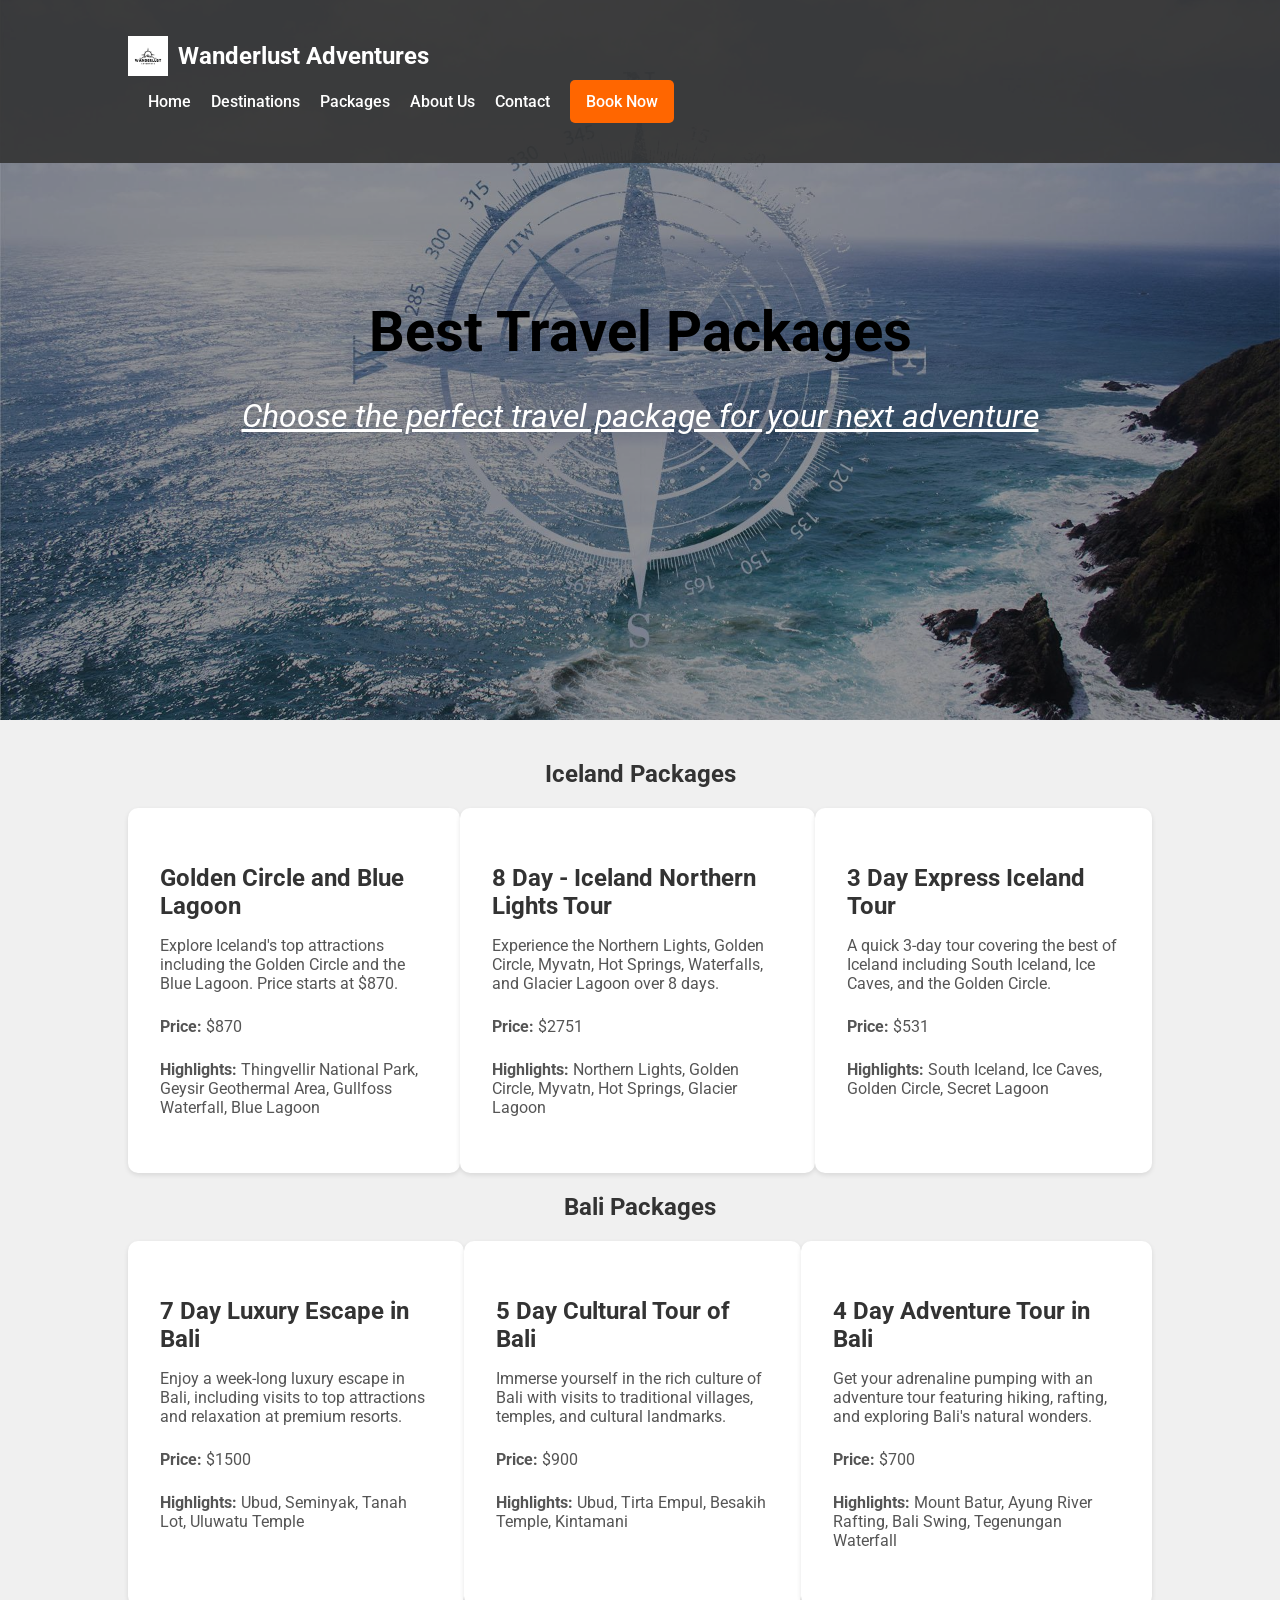
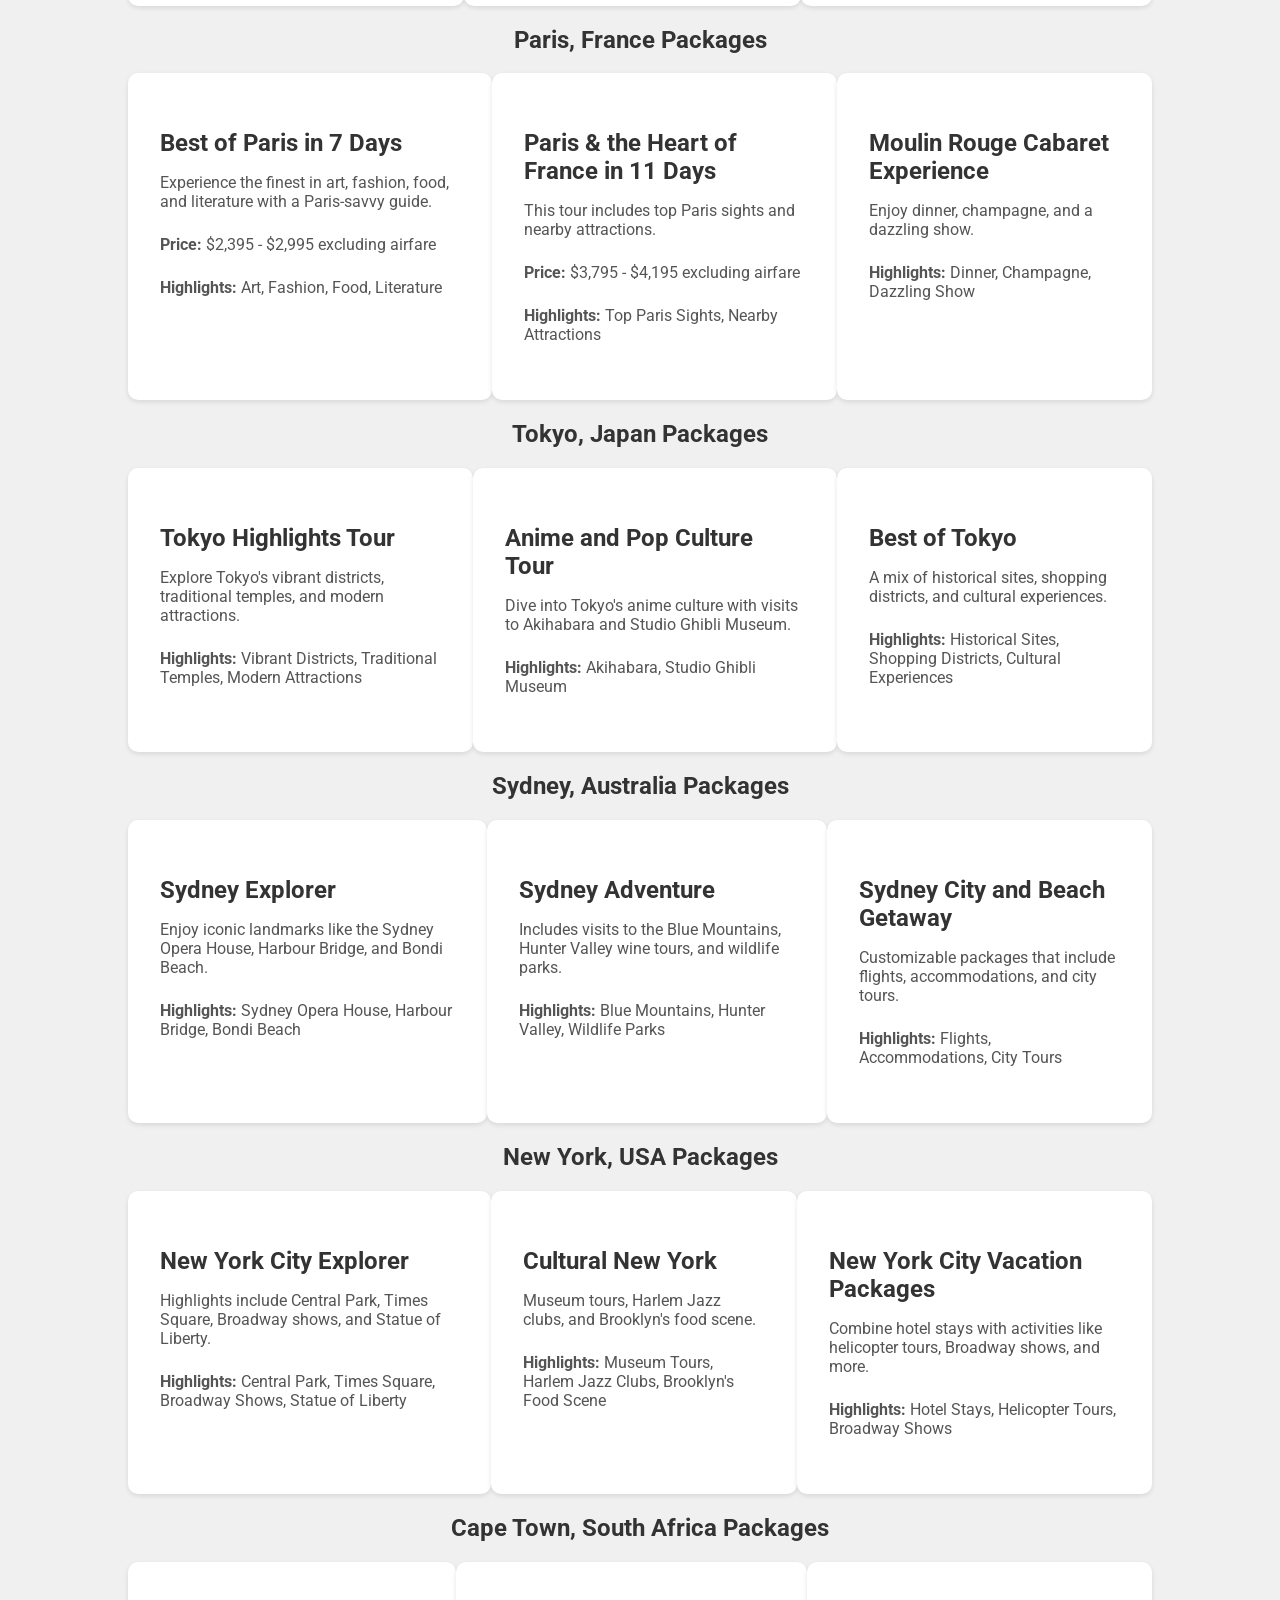
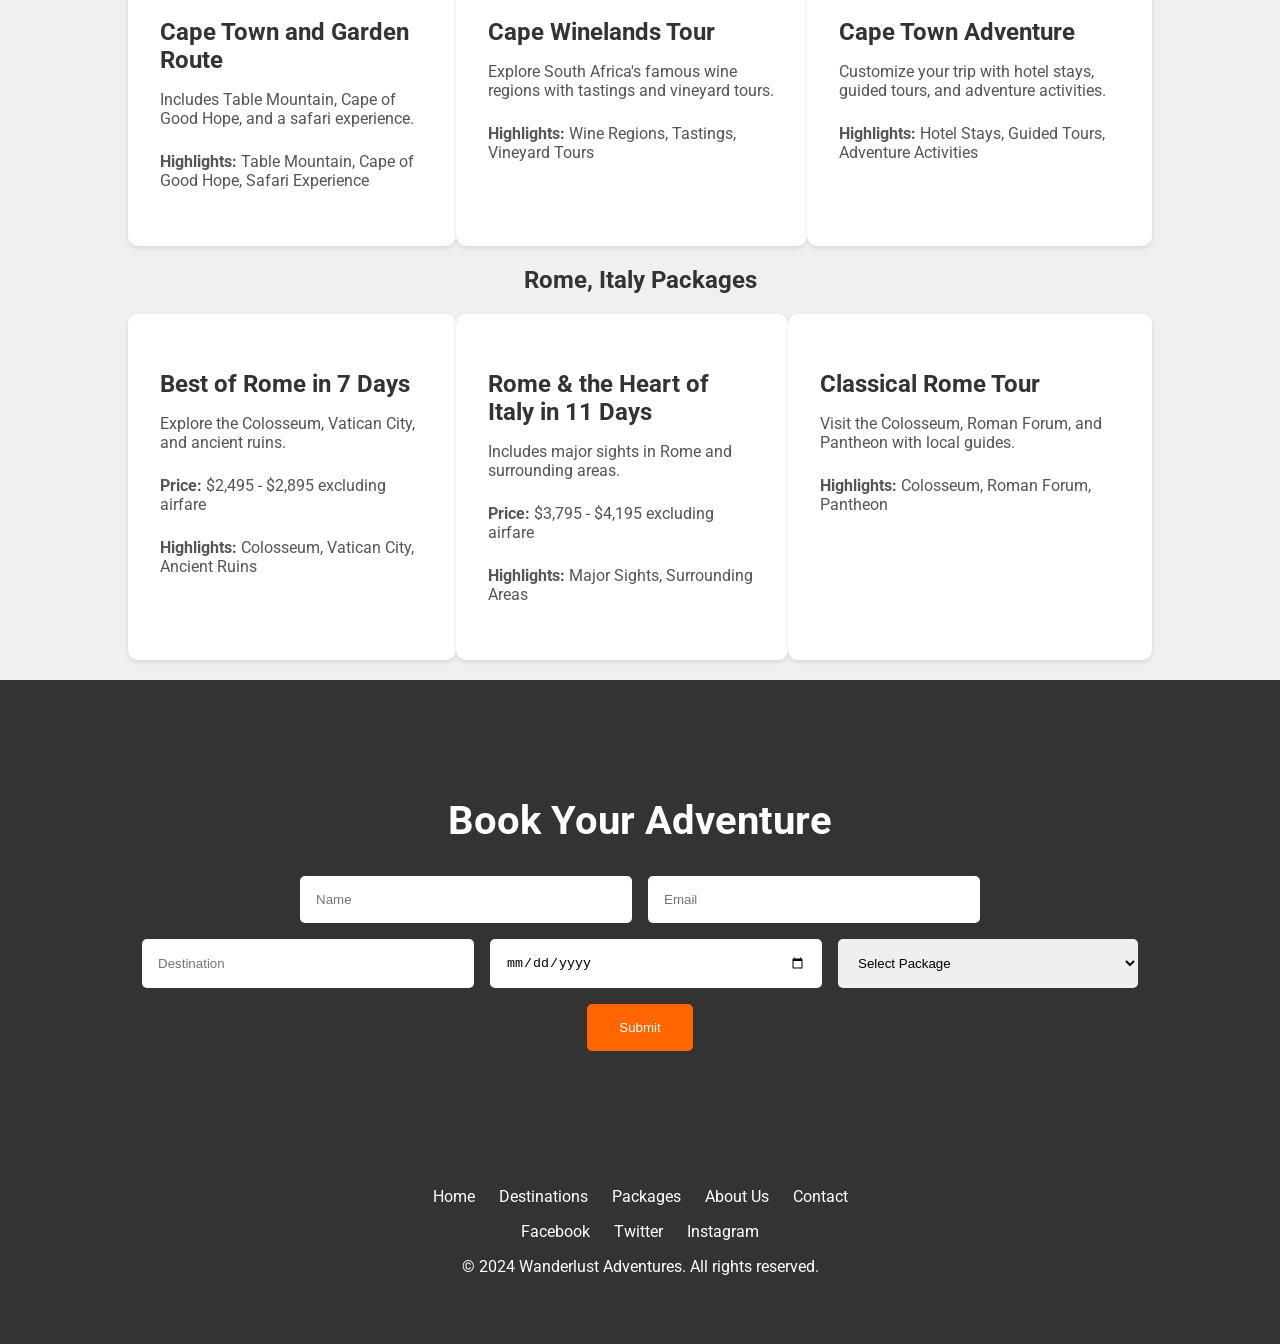
<file: Wanderlust_Adventures-Landing-Page-HTML-CSS-main/packages.html>
<!DOCTYPE html>
<html lang="en">
<head>
    <meta charset="UTF-8">
    <meta name="viewport" content="width=device-width, initial-scale=1.0">
    <title>Packages - Wanderlust Adventures</title>
    <link rel="stylesheet" href="styles.css">
</head>
<body>
    <header>
        <div class="container">
            <div class="logo">
                <img src="Images/logo.jpg" alt="Wanderlust Adventures Logo">
                Wanderlust Adventures
            </div>
            <nav>
                <ul>
                  <li><a href="index.html">Home</a></li>
                  <li><a href="destinations.html">Destinations</a></li>
                  <li><a href="packages.html">Packages</a></li>
                  <li><a href="aboutus.html">About Us</a></li>
                  <li><a href="contact.html">Contact</a></li>
                  <li><a href="packages.html" class="cta">Book Now</a></li>
                </ul>
              </nav>
        </div>
    </header>

    <section class="hero">
        <div class="container">
            <h1><b>Best Travel Packages</b></h1>
            <p><u><i>Choose the perfect travel package for your next adventure</i></u></p>
        </div>
    </section>
    <section class="Packages">
        <div class="container package-grid">

            <div class="package" id="iceland">
                <h2>Iceland Packages</h2>
                <div class="package-container">
                    <div class="package-item">
                        <h3>Golden Circle and Blue Lagoon</h3>
                        <p>Explore Iceland's top attractions including the Golden Circle and the Blue Lagoon. Price starts at $870.</p>
                        <p><strong>Price:</strong> $870</p>
                        <p><strong>Highlights:</strong> Thingvellir National Park, Geysir Geothermal Area, Gullfoss Waterfall, Blue Lagoon</p>
                    </div>
                    <div class="package-item">
                        <h3>8 Day - Iceland Northern Lights Tour</h3>
                        <p>Experience the Northern Lights, Golden Circle, Myvatn, Hot Springs, Waterfalls, and Glacier Lagoon over 8 days.</p>
                        <p><strong>Price:</strong> $2751</p>
                        <p><strong>Highlights:</strong> Northern Lights, Golden Circle, Myvatn, Hot Springs, Glacier Lagoon</p>
                    </div>
                    <div class="package-item">
                        <h3>3 Day Express Iceland Tour</h3>
                        <p>A quick 3-day tour covering the best of Iceland including South Iceland, Ice Caves, and the Golden Circle.</p>
                        <p><strong>Price:</strong> $531</p>
                        <p><strong>Highlights:</strong> South Iceland, Ice Caves, Golden Circle, Secret Lagoon</p>
                    </div>
                </div>
            </div>
        
            <div class="package" id="bali">
                <h2>Bali Packages</h2>
                <div class="package-container">
                    <div class="package-item">
                        <h3>7 Day Luxury Escape in Bali</h3>
                        <p>Enjoy a week-long luxury escape in Bali, including visits to top attractions and relaxation at premium resorts.</p>
                        <p><strong>Price:</strong> $1500</p>
                        <p><strong>Highlights:</strong> Ubud, Seminyak, Tanah Lot, Uluwatu Temple</p>
                    </div>
                    <div class="package-item">
                        <h3>5 Day Cultural Tour of Bali</h3>
                        <p>Immerse yourself in the rich culture of Bali with visits to traditional villages, temples, and cultural landmarks.</p>
                        <p><strong>Price:</strong> $900</p>
                        <p><strong>Highlights:</strong> Ubud, Tirta Empul, Besakih Temple, Kintamani</p>
                    </div>
                    <div class="package-item">
                        <h3>4 Day Adventure Tour in Bali</h3>
                        <p>Get your adrenaline pumping with an adventure tour featuring hiking, rafting, and exploring Bali's natural wonders.</p>
                        <p><strong>Price:</strong> $700</p>
                        <p><strong>Highlights:</strong> Mount Batur, Ayung River Rafting, Bali Swing, Tegenungan Waterfall</p>
                    </div>
                </div>
            </div>
            <div class="package" id="paris">
                <h2>Paris, France Packages</h2>
                <div class="package-container">
                    <div class="package-item">
                        <h3>Best of Paris in 7 Days</h3>
                        <p>Experience the finest in art, fashion, food, and literature with a Paris-savvy guide.</p>
                        <p><strong>Price:</strong> $2,395 - $2,995 excluding airfare</p>
                        <p><strong>Highlights:</strong> Art, Fashion, Food, Literature</p>
                    </div>
                    <div class="package-item">
                        <h3>Paris & the Heart of France in 11 Days</h3>
                        <p>This tour includes top Paris sights and nearby attractions.</p>
                        <p><strong>Price:</strong> $3,795 - $4,195 excluding airfare</p>
                        <p><strong>Highlights:</strong> Top Paris Sights, Nearby Attractions</p>
                    </div>
                    
                    <div class="package-item">
                        <h3>Moulin Rouge Cabaret Experience</h3>
                        <p>Enjoy dinner, champagne, and a dazzling show.</p>
                        <p><strong>Highlights:</strong> Dinner, Champagne, Dazzling Show</p>
                    </div>
                </div>
            </div>
        
            <!-- Tokyo, Japan Packages -->
            <div class="package" id="tokyo">
                <h2>Tokyo, Japan Packages</h2>
                <div class="package-container">
                    <div class="package-item">
                        <h3>Tokyo Highlights Tour</h3>
                        <p>Explore Tokyo's vibrant districts, traditional temples, and modern attractions.</p>
                        <p><strong>Highlights:</strong> Vibrant Districts, Traditional Temples, Modern Attractions</p>
                    </div>
                    <div class="package-item">
                        <h3>Anime and Pop Culture Tour</h3>
                        <p>Dive into Tokyo's anime culture with visits to Akihabara and Studio Ghibli Museum.</p>
                        <p><strong>Highlights:</strong> Akihabara, Studio Ghibli Museum</p>
                    </div>
                    <div class="package-item">
                        <h3>Best of Tokyo</h3>
                        <p>A mix of historical sites, shopping districts, and cultural experiences.</p>
                        <p><strong>Highlights:</strong> Historical Sites, Shopping Districts, Cultural Experiences</p>
                    </div>
                </div>
            </div>
        
            <!-- Sydney, Australia Packages -->
            <div class="package" id="sydney">
                <h2>Sydney, Australia Packages</h2>
                <div class="package-container">
                    <div class="package-item">
                        <h3>Sydney Explorer</h3>
                        <p>Enjoy iconic landmarks like the Sydney Opera House, Harbour Bridge, and Bondi Beach.</p>
                        <p><strong>Highlights:</strong> Sydney Opera House, Harbour Bridge, Bondi Beach</p>
                    </div>
                    <div class="package-item">
                        <h3>Sydney Adventure</h3>
                        <p>Includes visits to the Blue Mountains, Hunter Valley wine tours, and wildlife parks.</p>
                        <p><strong>Highlights:</strong> Blue Mountains, Hunter Valley, Wildlife Parks</p>
                    </div>
                    <div class="package-item">
                        <h3>Sydney City and Beach Getaway</h3>
                        <p>Customizable packages that include flights, accommodations, and city tours.</p>
                        <p><strong>Highlights:</strong> Flights, Accommodations, City Tours</p>
                    </div>
                </div>
            </div>
        
            <!-- New York, USA Packages -->
            <div class="package" id="newyork">
                <h2>New York, USA Packages</h2>
                <div class="package-container">
                    <div class="package-item">
                        <h3>New York City Explorer</h3>
                        <p>Highlights include Central Park, Times Square, Broadway shows, and Statue of Liberty.</p>
                        <p><strong>Highlights:</strong> Central Park, Times Square, Broadway Shows, Statue of Liberty</p>
                    </div>
                    <div class="package-item">
                        <h3>Cultural New York</h3>
                        <p>Museum tours, Harlem Jazz clubs, and Brooklyn's food scene.</p>
                        <p><strong>Highlights:</strong> Museum Tours, Harlem Jazz Clubs, Brooklyn's Food Scene</p>
                    </div>
                    <div class="package-item">
                        <h3>New York City Vacation Packages</h3>
                        <p>Combine hotel stays with activities like helicopter tours, Broadway shows, and more.</p>
                        <p><strong>Highlights:</strong> Hotel Stays, Helicopter Tours, Broadway Shows</p>
                    </div>
                </div>
            </div>
        
            <!-- Cape Town, South Africa Packages -->
            <div class="package" id="capetown">
                <h2>Cape Town, South Africa Packages</h2>
                <div class="package-container">
                    <div class="package-item">
                        <h3>Cape Town and Garden Route</h3>
                        <p>Includes Table Mountain, Cape of Good Hope, and a safari experience.</p>
                        <p><strong>Highlights:</strong> Table Mountain, Cape of Good Hope, Safari Experience</p>
                    </div>
                    <div class="package-item">
                        <h3>Cape Winelands Tour</h3>
                        <p>Explore South Africa's famous wine regions with tastings and vineyard tours.</p>
                        <p><strong>Highlights:</strong> Wine Regions, Tastings, Vineyard Tours</p>
                    </div>
                    <div class="package-item">
                        <h3>Cape Town Adventure</h3>
                        <p>Customize your trip with hotel stays, guided tours, and adventure activities.</p>
                        <p><strong>Highlights:</strong> Hotel Stays, Guided Tours, Adventure Activities</p>
                    </div>
                </div>
            </div>
        
            <!-- Rome, Italy Packages -->
            <div class="package" id="rome">
                <h2>Rome, Italy Packages</h2>
                <div class="package-container">
                    <div class="package-item">
                        <h3>Best of Rome in 7 Days</h3>
                        <p>Explore the Colosseum, Vatican City, and ancient ruins.</p>
                        <p><strong>Price:</strong> $2,495 - $2,895 excluding airfare</p>
                        <p><strong>Highlights:</strong> Colosseum, Vatican City, Ancient Ruins</p>
                    </div>
                    <div class="package-item">
                        <h3>Rome & the Heart of Italy in 11 Days</h3>
                        <p>Includes major sights in Rome and surrounding areas.</p>
                        <p><strong>Price:</strong> $3,795 - $4,195 excluding airfare</p>
                        <p><strong>Highlights:</strong> Major Sights, Surrounding Areas</p>
                    </div>
                    <div class="package-item">
                        <h3>Classical Rome Tour</h3>
                        <p>Visit the Colosseum, Roman Forum, and Pantheon with local guides.</p>
                        <p><strong>Highlights:</strong> Colosseum, Roman Forum, Pantheon</p>
                    </div>
                </div>
            </div>
        </div>
    </section>
    <section class="booking">
        <div class="container">
            <h2>Book Your Adventure</h2>
            <form>
                <input type="text" placeholder="Name" required>
                <input type="email" placeholder="Email" required>
                <input type="text" placeholder="Destination" required>
                <input type="date" placeholder="Travel Dates" required>
                <select required>
                    <option value="">Select Package</option>
                    <option value="adventure">Adventure Package</option>
                    <option value="relaxation">Relaxation Package</option>
                    <option value="cultural">Cultural Package</option>
                </select>
                <button type="submit" class="cta">Submit</button>
            </form>
        </div>
    </section>
    <footer>
        <div class="container">
            <div class="footer-links">
                <a href="index.html">Home</a>
                <a href="destinations.html">Destinations</a>
                <a href="packages.html">Packages</a>
                <a href="aboutus.html">About Us</a>
                <a href="contact.html">Contact</a>
            </div>
            <div class="social-media">
                <a href="#">Facebook</a>
                <a href="#">Twitter</a>
                <a href="#">Instagram</a>
            </div>
            <p>© 2024 Wanderlust Adventures. All rights reserved.</p>
        </div>
    </footer>
</file>
<file: Wanderlust_Adventures-Landing-Page-HTML-CSS-main/styles.css>
@import url('https://fonts.googleapis.com/css2?family=Roboto:wght@400;500;700&display=swap');

body {
    font-family: 'Roboto', sans-serif;
    margin: 0;
    padding: 0;
    box-sizing: border-box;
    background-color: #f0f0f0; /* Light gray background */
    color: #333;
}

.container {
    width: 80%;
    margin: auto;
    overflow: hidden;
}

header {
    background: rgba(51, 51, 51, 0.9);
    color: #fff;
    padding: 1rem 0;
    display: flex;
    justify-content: space-between;
    align-items: center;
    position: fixed;
    width: 100%;
    top: 0;
    left: 0;
    z-index: 1000;
}

header .logo {
    display: flex;
    align-items: center;
    font-size: 1.5rem;
    font-weight: bold;
    color: #fff;
}

header .logo img {
    height: 40px; /* Adjust height as needed */
    margin-right: 10px;
}

header nav ul {
    list-style: none;
    padding: 0;
    display: flex;
}

header nav ul li {
    margin-left: 20px;
}

header nav ul li a {
    color: #fff;
    text-decoration: none;
    font-weight: 500;
    transition: color 0.3s ease; /* Smooth transition for color change */
}

header nav ul li a:hover {
    color: #f60; /* Highlight color on hover */
}

header .cta {
    background: #f60;
    color: #fff;
    padding: 0.75rem 1rem;
    border-radius: 5px;
    text-decoration: none;
    transition: background 0.3s ease;
    justify-content: center;
    align-items: center;
    text-align: center;
}

header .cta:hover {
    background: #e4dcd8; /* Darker shade on hover */
}

.hero {
    background: url('Images/hero1.jpg') no-repeat center center/cover;
    height: 80vh;
    display: flex;
    flex-direction: column;
    justify-content: center;
    align-items: center;
    text-align: center;
    color: #fff;
    position: relative; /* Ensure stacking context for overlay */
}

.hero::before {
    content: '';
    position: absolute;
    top: 0;
    left: 0;
    width: 100%;
    height: 100%;
    background-color: rgba(0, 0, 0, 0.4); /* Adjust opacity here */
    z-index: 1; /* Ensure it overlays the background */
}

.hero h1, .hero p, .hero .cta {
    position: relative; /* Ensure text is on top of the overlay */
    z-index: 2; /* Place text above overlay */
}

.hero h1 {
    font-size: 3.5rem;
    margin-bottom: 1rem;
    color: black;
}

.hero p {
    font-size: 2rem;
    margin-bottom: 2rem;
    
}

.hero .cta {
    background: #f60;
    color: #fff;
    padding: 1rem 2rem;
    border-radius: 5px;
    text-decoration: none;
    transition: background 0.3s ease;

    
}

.hero .cta:hover {
    background: #e65100; /* Darker shade on hover */
}

.aboutUS .container {
    background-color: rgba(255, 255, 255, 0.8); /* Soft white background */
    padding: 4rem;
    border-radius: 10px;
    box-shadow: 0 2px 5px rgba(0, 0, 0, 0.1); /* Subtle shadow */
    text-align: center; /* Center align text */
}

.aboutUS h2 {
    font-size: 2.5rem; /* Larger heading size */
    margin-bottom: 2rem;
    color: #333; /* Dark text color */
}

.aboutUS p, .aboutUS ul {
    font-size: 1.1rem; /* Slightly larger paragraph text */
    line-height: 1.6; /* Improved line spacing */
    color: #555; /* Slightly darker text color */
    max-width: 800px; /* Limit text width for readability */
    margin: auto; /* Center align text */
    text-align: left;
}

.aboutUS ul {
    text-align: left; /* Align list items to the left */
    padding-left: 0; /* Remove default padding */
}

.aboutUS ul li {
    margin-bottom: 1rem; /* Space between list items */
}

.aboutUS img {
    max-width: 100%;
    border-radius: 10px;
    margin-top: 2rem;
    transition: transform 0.3s ease;
}

.aboutUS img:hover {
    transform: scale(1.05); /* Hover effect to scale image */
}

.aboutUS .cta{

    background: #f60;
    color: #fff;
    padding: 0.75rem 1rem;
    border-radius: 5px;
    text-decoration: none;
    transition: background 0.3s ease;
    justify-content: center;
    align-items: center;
    text-align: center;
}

.aboutUS .cta:hover {
    background: #e65100; /* Darker shade on hover */
}

.featured-destinations {
    padding: 4rem 0;
    text-align: center;
}

.featured-destinations h2 {
    font-size: 2.5rem;
    margin-bottom: 2rem;
    color: #333;
}

.destinations-grid {
    display: grid;
    grid-template-columns: repeat(auto-fit, minmax(250px, 1fr));
    gap: 2rem;
    justify-items: center;
}

.destination {
    background-color: #fff;
    padding: 1.5rem;
    border-radius: 10px;
    box-shadow: 0 2px 5px rgba(0, 0, 0, 0.1);
    transition: transform 0.3s ease;
}

.destination:hover {
    transform: translateY(-5px); /* Lift on hover */
}

.destination img {
    width: 100%;
    border-radius: 10px;
    margin-bottom: 1rem;
}

.packages {
    padding: 4rem 0;
    text-align: center;
    bottom: 20rem;
    top: 30rem;
}

.packages h2 {
    font-size: 2.5rem;
    margin-bottom: 2rem;
    color: #333;
}

.packages-carousel {
    display: flex;
    overflow-x: auto;
    gap: 2rem;
    justify-content: center;
    margin-top: 2rem;
}
.package-container {
    display: flex;
    flex-wrap: nowrap; /* Ensures all elements stay on one line */
    justify-content: space-between; /* Distributes packages evenly */
  }
  
.package-item {
    background-color: #fff;
    padding: 2rem;
    border-radius: 10px;
    box-shadow: 0 2px 5px rgba(0, 0, 0, 0.1);
    text-align: left;
    max-width: 300px;
    transition: transform 0.3s ease;
}

.package-item:hover {
    transform: translateY(-5px); /* Lift on hover */
}

.package-item img {
    width: 100%;
    border-radius: 10px;
    margin-bottom: 1rem;
}

.package-item h3 {
    font-size: 1.5rem;
    margin-bottom: 1rem;
    color: #333;
}

.package-item p {
    font-size: 1rem;
    margin-bottom: 1.5rem;
    color: #555;
}

.package-item .price {
    font-size: 1.2rem;
    font-weight: bold;
    color: #f60;
    display: block;
    margin-bottom: 1rem;
}

.package-item .btn {
    background-color: #f60;
    color: #fff;
    padding: 0.75rem 1rem;
    border-radius: 5px;
    text-decoration: none;
    display: inline-block;
    transition: background 0.3s ease;
}

.package-item .btn:hover {
    background-color: #e65100; /* Darker shade on hover */
}

.testimonials {
    padding: 4rem 0;
    text-align: center;
    background-color: #f9f9f9;
}

.testimonials h2 {
    font-size: 2.5rem;
    margin-bottom: 2rem;
    color: #333;
}

.testimonials-carousel {
    display: flex;
    flex-direction: column;
    align-items: center;
    gap: 2rem;
}

.testimonial {
    background-color: #fff;
    padding: 2rem;
    border-radius: 10px;
    box-shadow: 0 2px 5px rgba(0, 0, 0, 0.1);
    max-width: 600px;
    text-align: left;
}

.container h2{
    text-align: center;
}

.booking {
    background-color: #333;
    color: #fff;
    padding: 4rem 0;
    text-align: center;
}

.booking h2 {
    font-size: 2.5rem;
    margin-bottom: 2rem;
}

.booking form {
    display: flex;
    flex-wrap: wrap;
    justify-content: center;
    gap: 1rem;
}

.booking input, .booking select {
    padding: 1rem;
    border: none;
    border-radius: 5px;
    width: 100%;
    max-width: 300px;
}

.booking button {
    background-color: #f60;
    color: #fff;
    padding: 1rem 2rem;
    border: none;
    border-radius: 5px;
    cursor: pointer;
    transition: background 0.3s ease;
}

.booking button:hover {
    background-color: #e65100; /* Darker shade on hover */
}

footer {
    background-color: #333;
    color: #fff;
    padding: 2rem 0;
    text-align: center;
}

footer .footer-links {
    margin-bottom: 1rem;
}

footer .footer-links a {
    color: #fff;
    text-decoration: none;
    margin: 0 10px;
}

footer .footer-links a:hover {
    text-decoration: underline;
}

.social-media a {
    color: #fff;
    text-decoration: none;
    margin: 0 10px;
}

.social-media a:hover {
    text-decoration: underline;
}

@media (max-width: 768px) {
    .container {
        width: 90%;
    }

    header {
        padding: 0.75rem 0;
    }

    header .logo {
        font-size: 1.2rem;
    }

    header nav ul li {
        margin-left: 15px;
    }

    .hero h1 {
        font-size: 2.5rem;
    }

    .hero p {
        font-size: 1.5rem;
    }

    .hero .cta {
        padding: 0.75rem 1.5rem;
    }

    .aboutUS .container {
        padding: 3rem;
    }

    .aboutUS h2 {
        font-size: 2rem;
    }

    .aboutUS p, .aboutUS ul {
        font-size: 1rem;
    }

    .packages h2 {
        font-size: 2rem;
    }

    .packages-carousel {
        overflow-x: scroll;
        -webkit-overflow-scrolling: touch;
        scroll-snap-type: x mandatory;
    }

    .package-item {
        max-width: 250px;
    }

    .testimonials h2 {
        font-size: 2rem;
    }

    .testimonial {
        max-width: 500px;
    }

    .booking h2 {
        font-size: 2rem;
    }

    .booking form {
        flex-direction: column;
    }

    .booking input, .booking select {
        width: 100%;
        max-width: 100%;
    }
}
.contact {
    background-color: #fff;
    padding: 20px;
    border-radius: 5px;
    box-shadow: 0 2px 5px rgba(0, 0, 0, 0.1);
    margin: 20px 0;
}

.contact h2 {
    margin-bottom: 20px;
}

.contact-info p {
    margin: 10px 0;
    color: #555;
}

.contact-form {
    margin-top: 20px;
}

.contact-form form {
    display: flex;
    flex-direction: column;
}

.contact-form label {
    margin-bottom: 5px;
    color: #333;
}

.contact-form input[type="text"],
.contact-form input[type="email"],
.contact-form textarea {
    padding: 10px;
    margin-bottom: 20px;
    border: 1px solid #ddd;
    border-radius: 5px;
    font-size: 1em;
}

.contact-form textarea {
    resize: vertical;
}

.contact-form button[type="submit"] {
    background-color: #007bff;
    color: #fff;
    padding: 10px 20px;
    border: none;
    border-radius: 5px;
    cursor: pointer;
    font-size: 1em;
}

.contact-form button[type="submit"]:hover {
    background-color: #0056b3;
}

.map {
    margin-top: 20px;
}

.map h3 {
    margin-bottom: 10px;
}
@media (max-width: 600px) {
    /* Styles for screens smaller than 600px */
    .container {
        padding: 10px;
    }
    .header, .footer {
        font-size: 14px;
    }
    .content {
        font-size: 16px;
    }
}

@media (min-width: 601px) {
    /* Styles for screens larger than 600px */
    .container {
        padding: 20px;
    }
    .header, .footer {
        font-size: 18px;
    }
    .content {
        font-size: 20px;
    }
}
img {
    max-width: 100%;
    height: auto;
}
</file>
